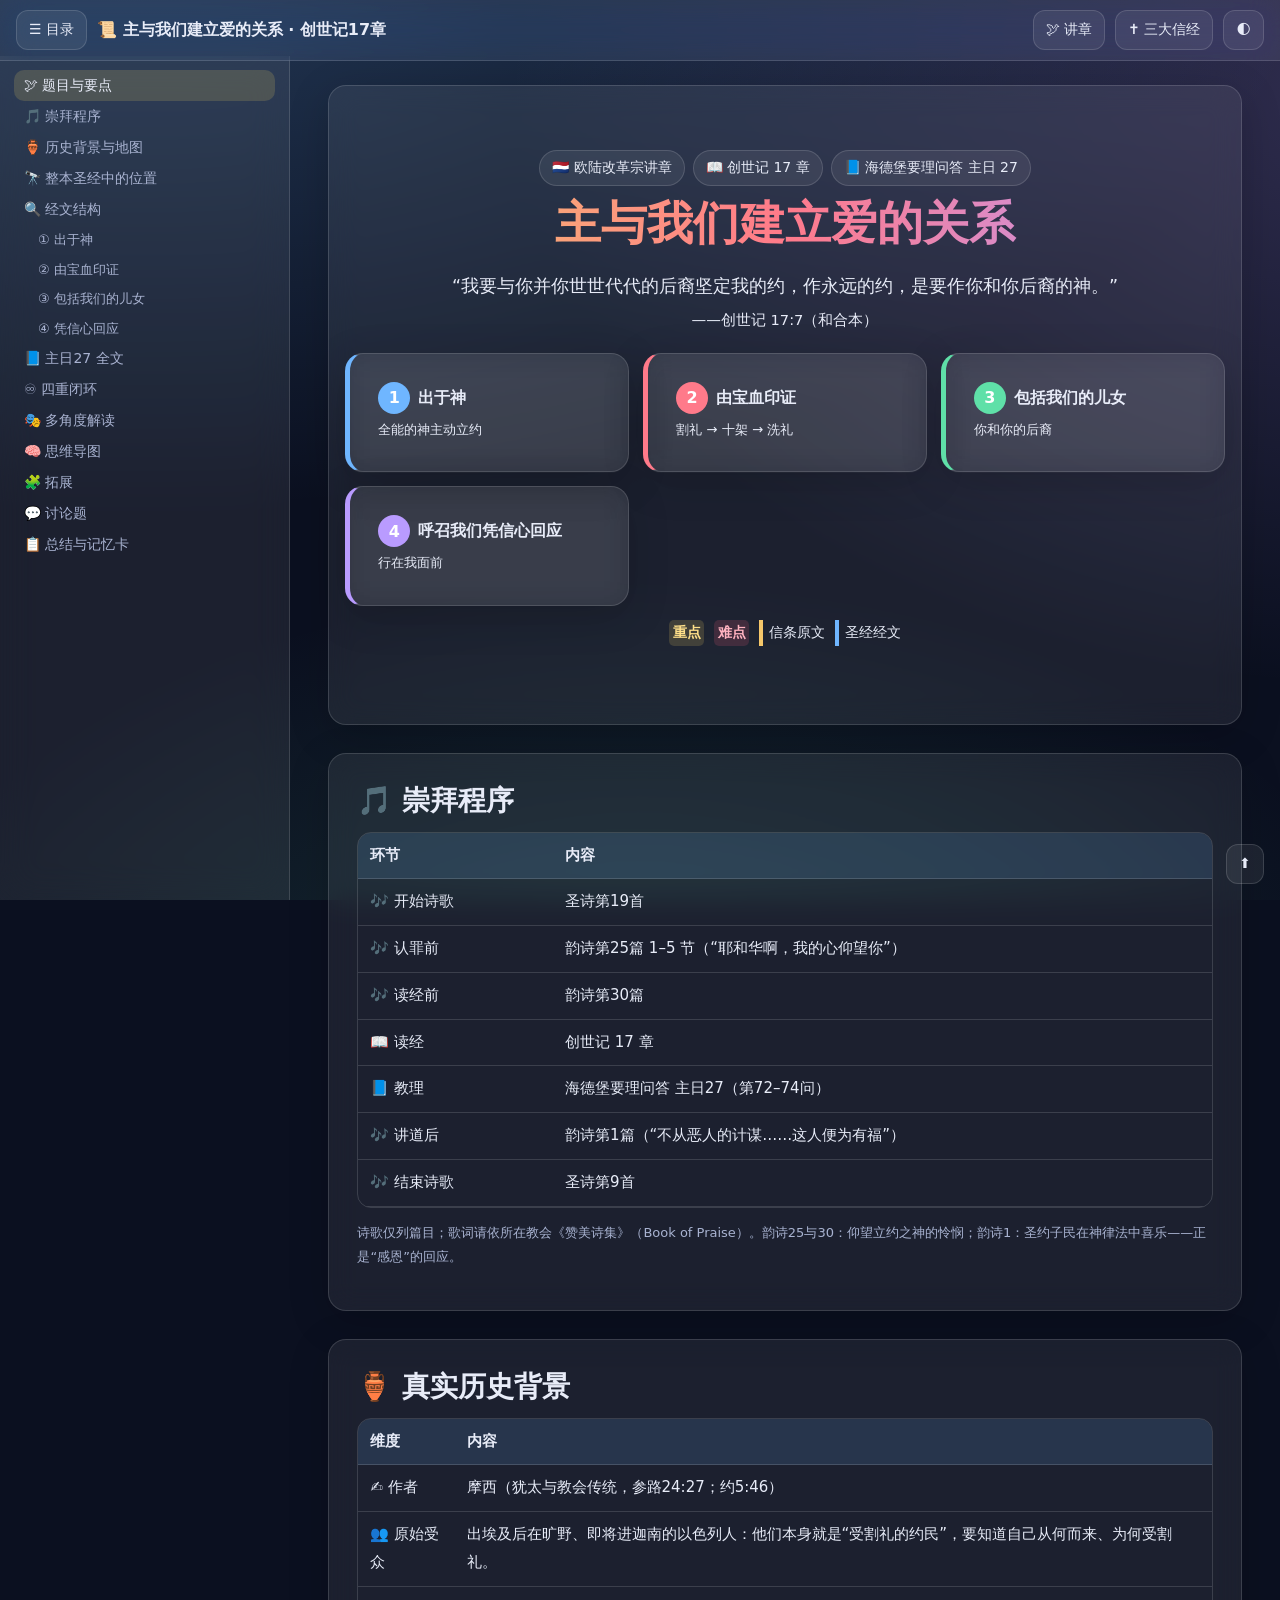
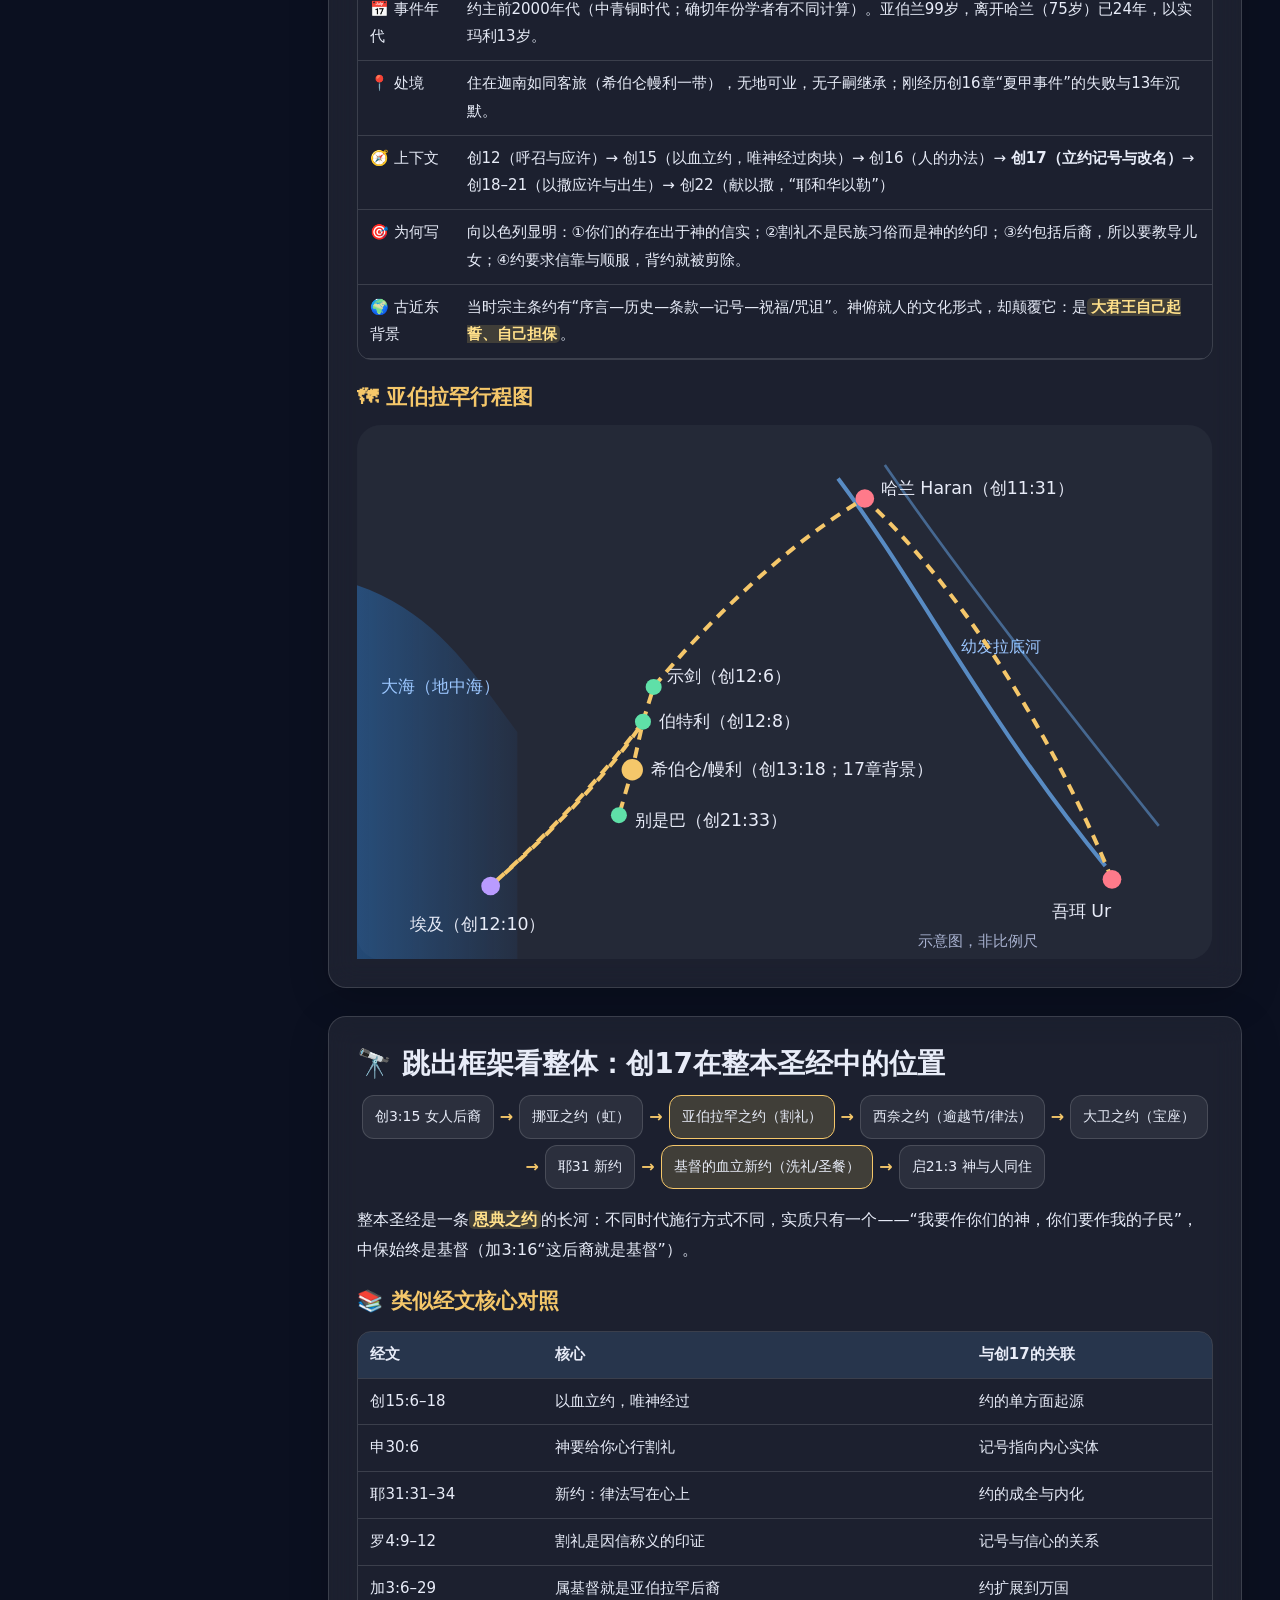
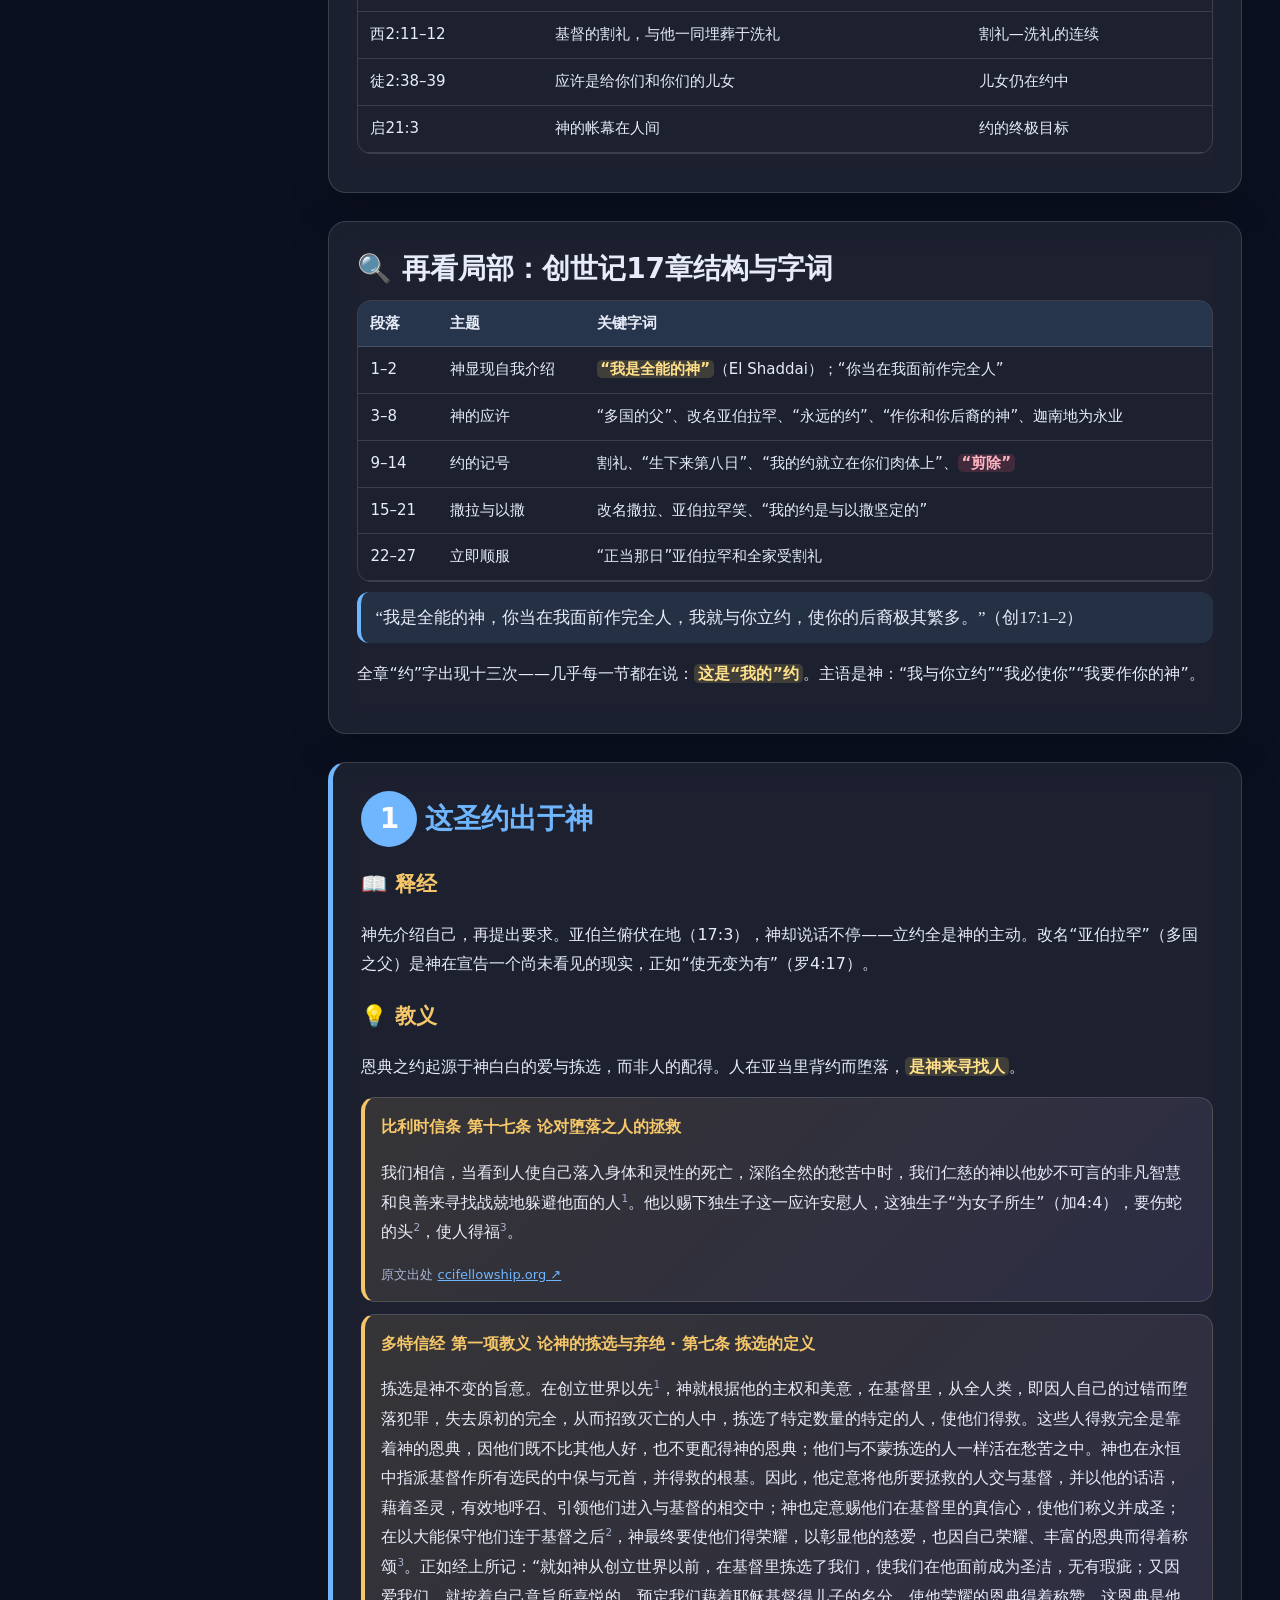
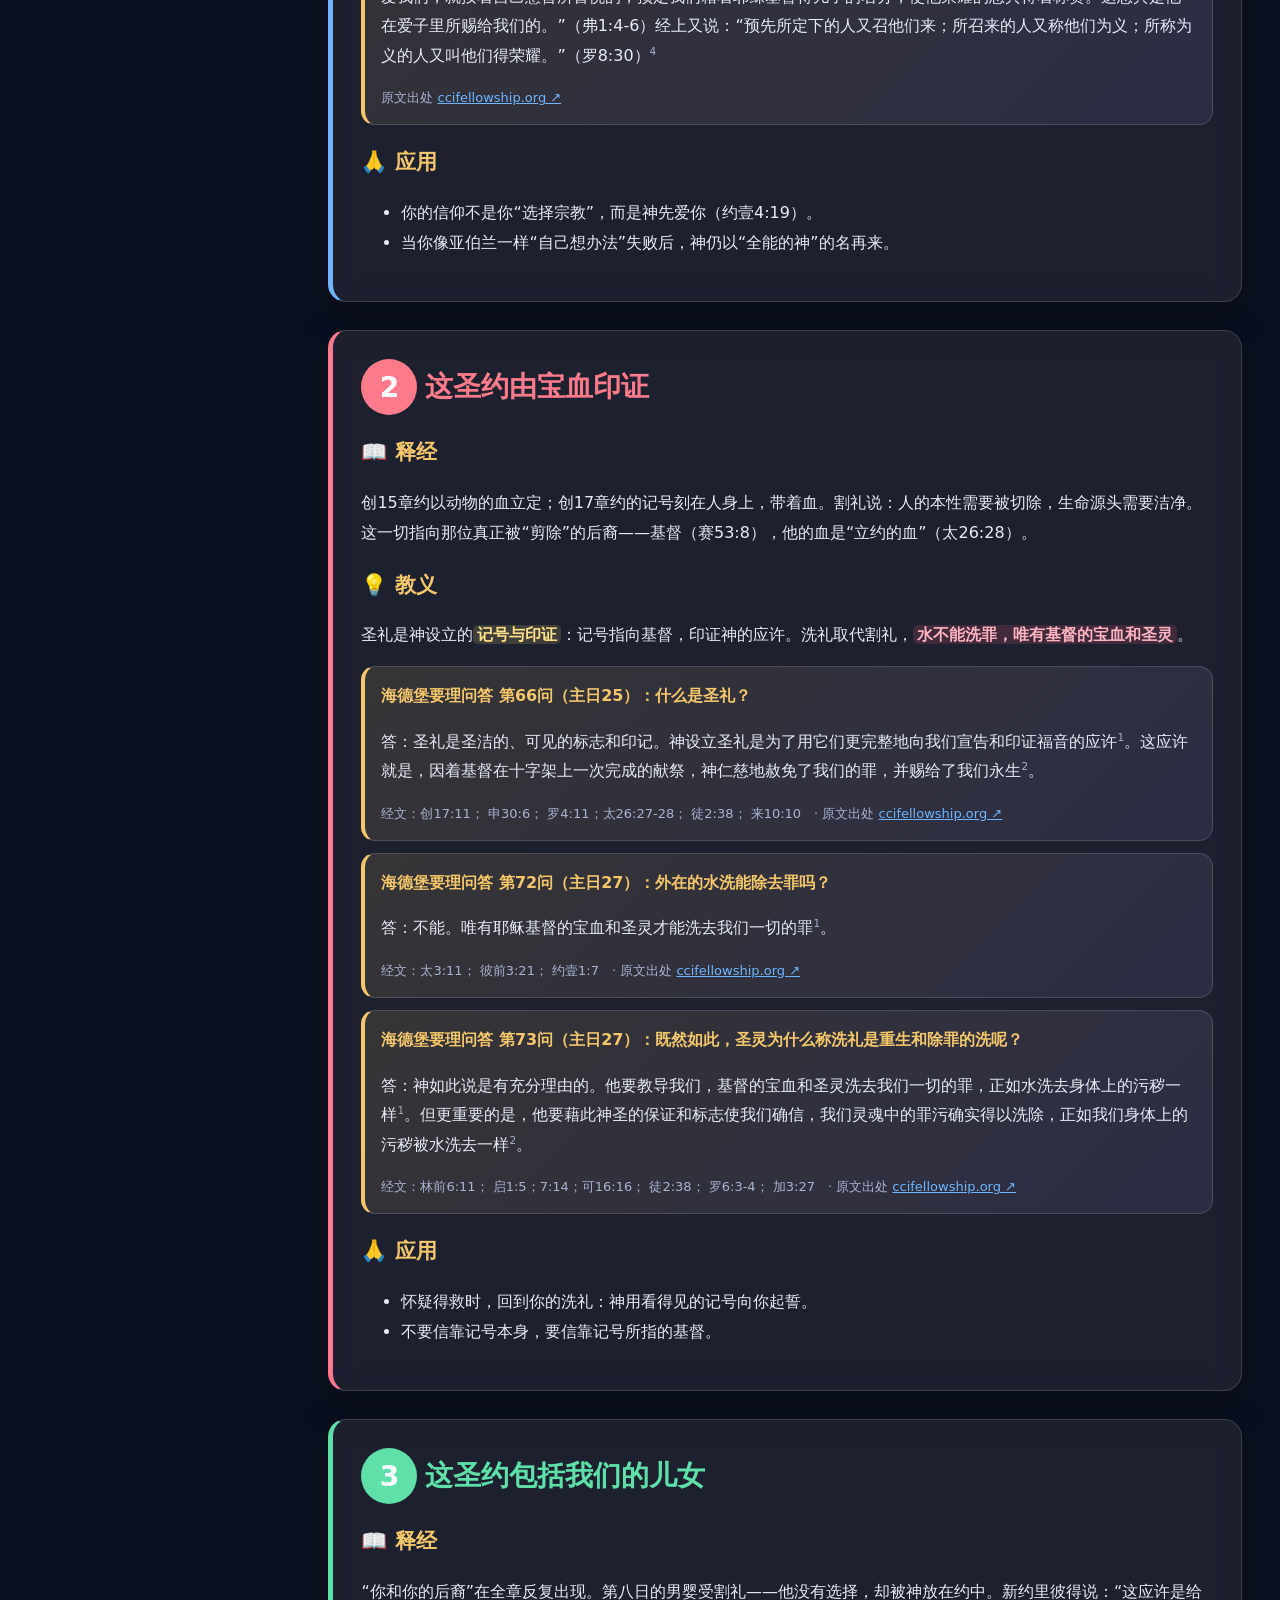
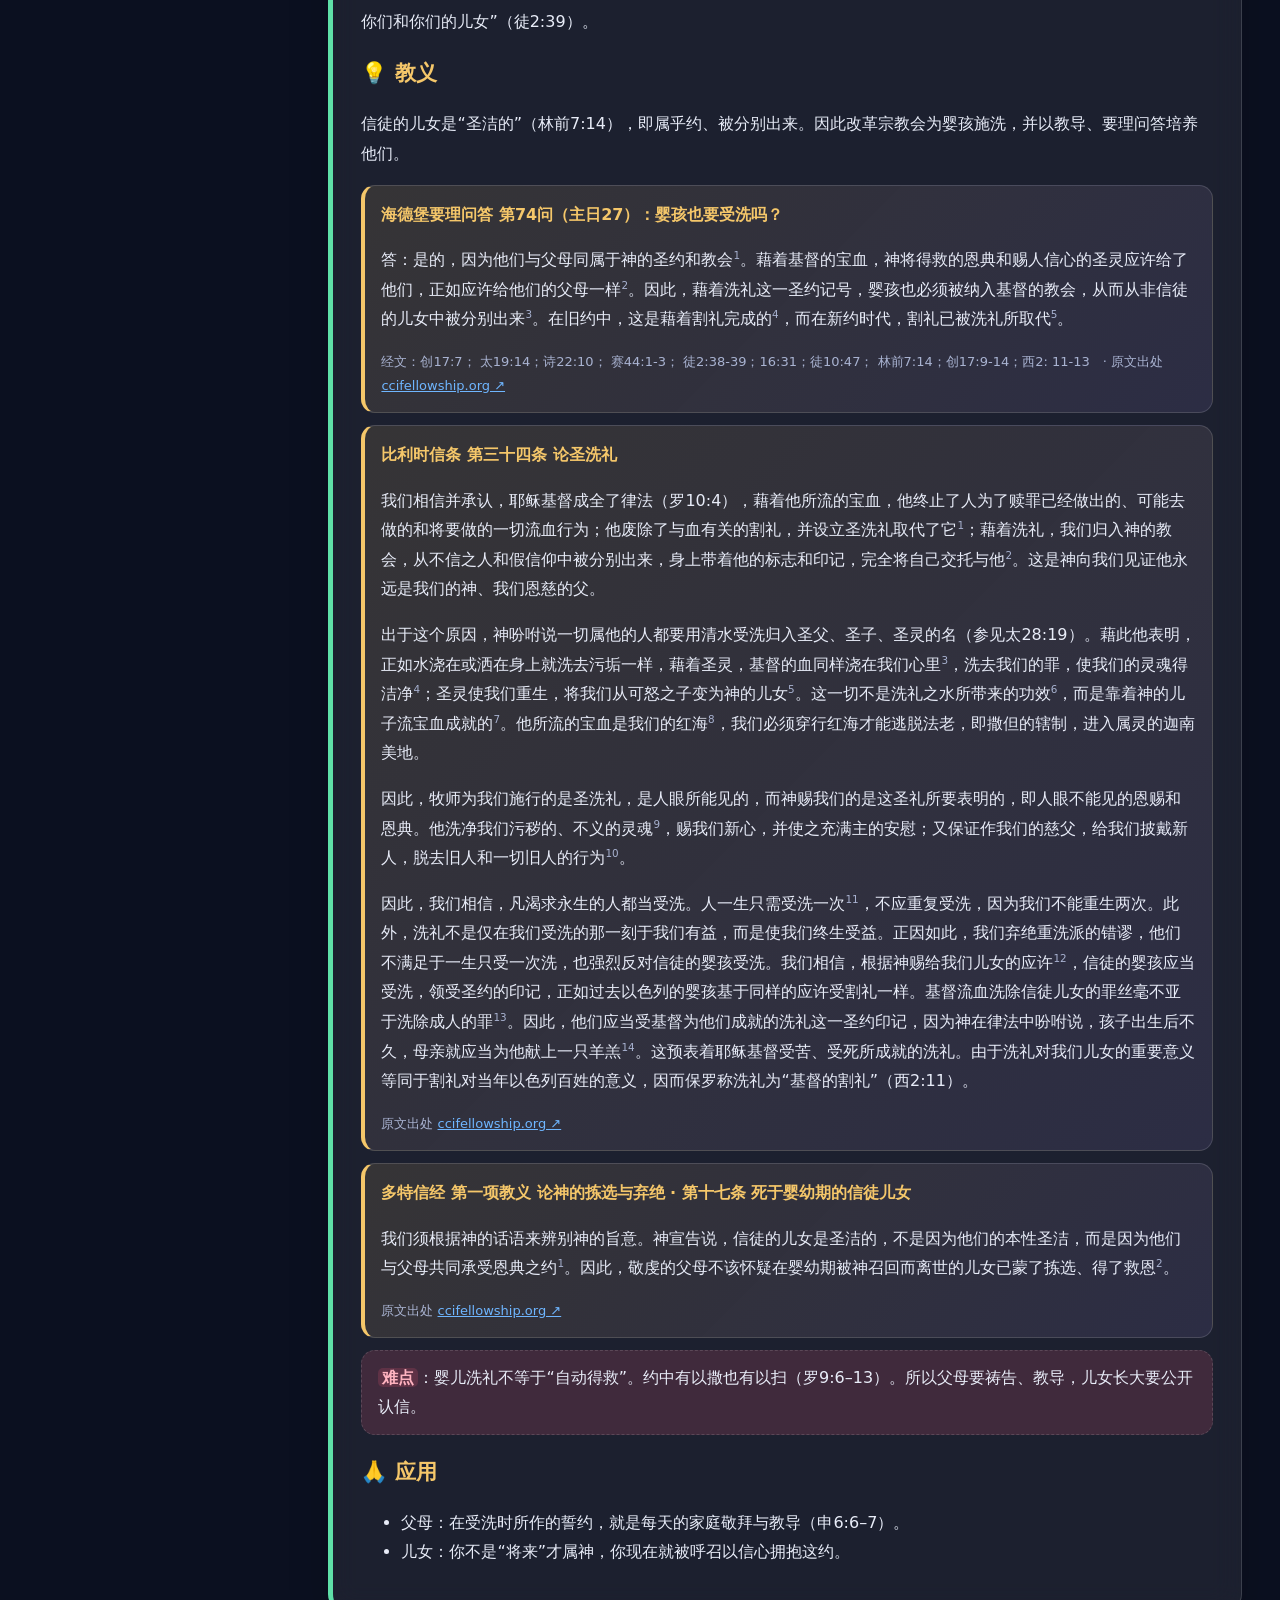
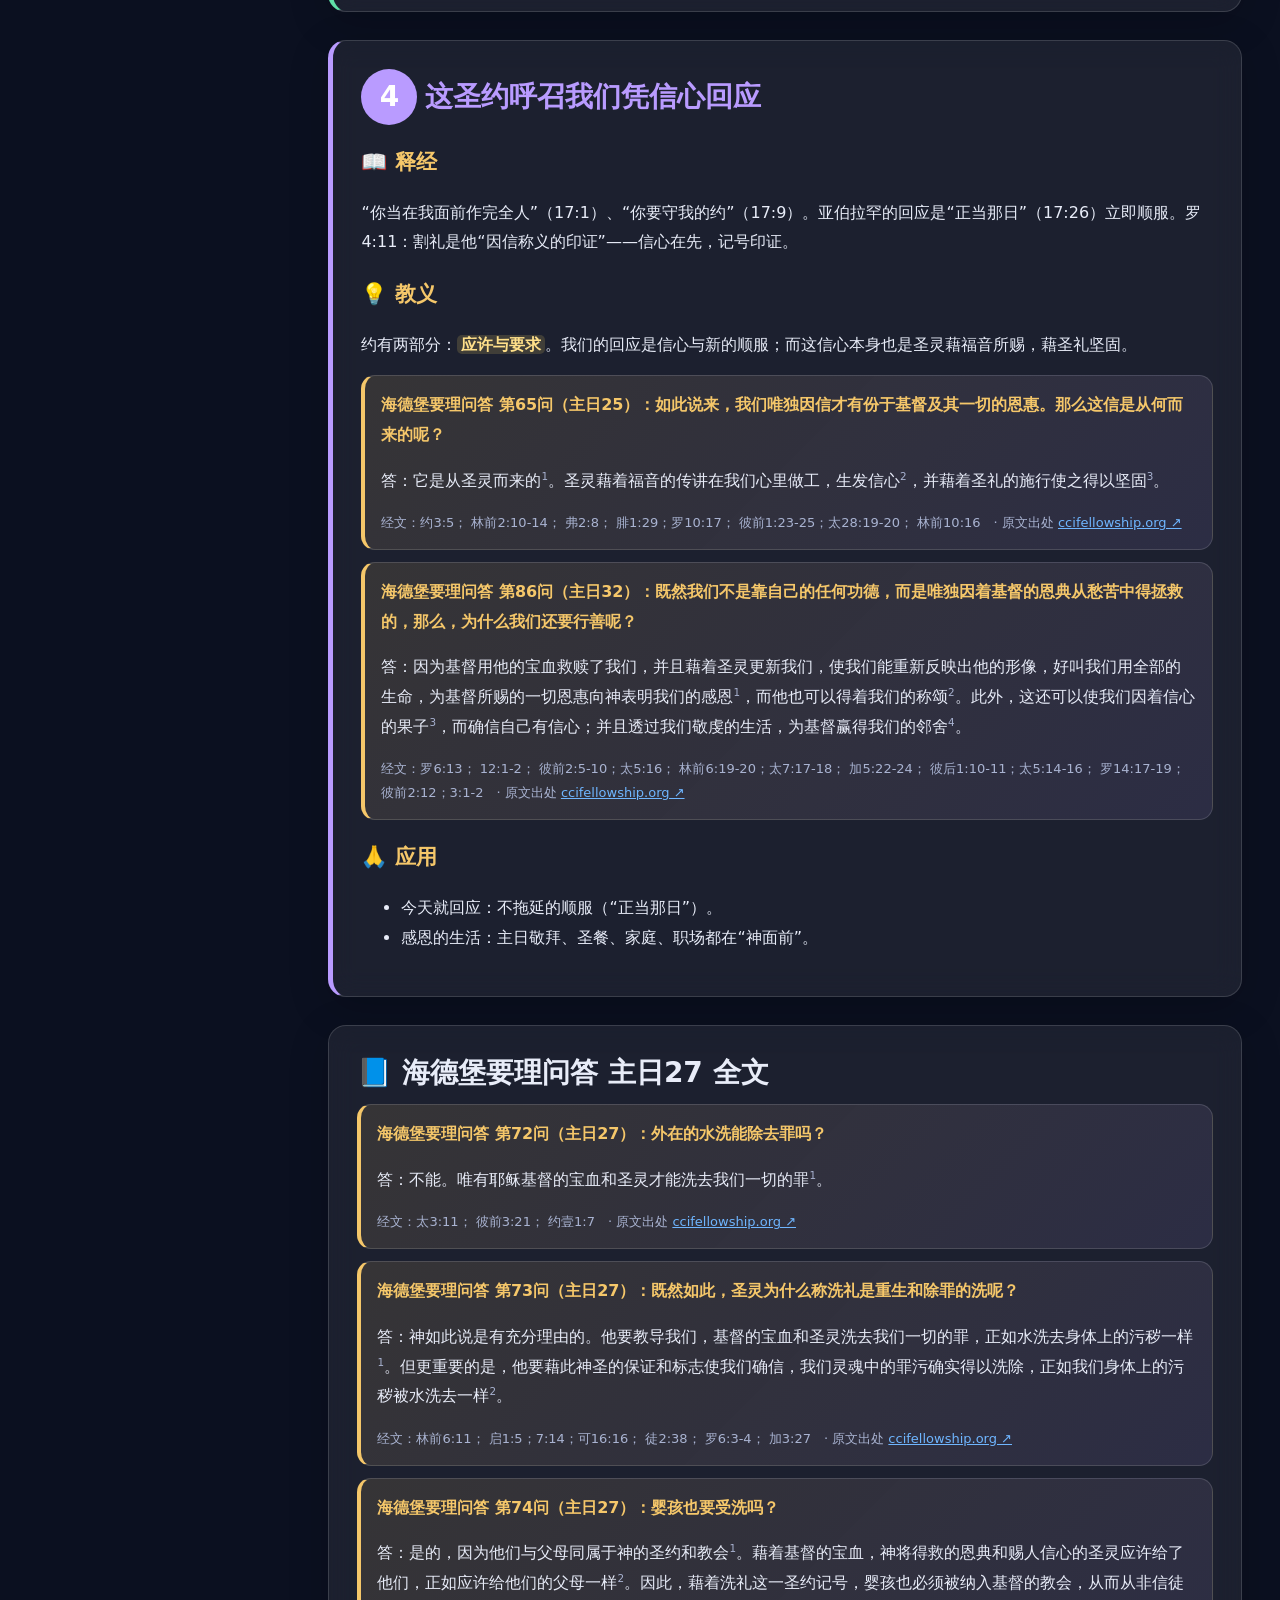
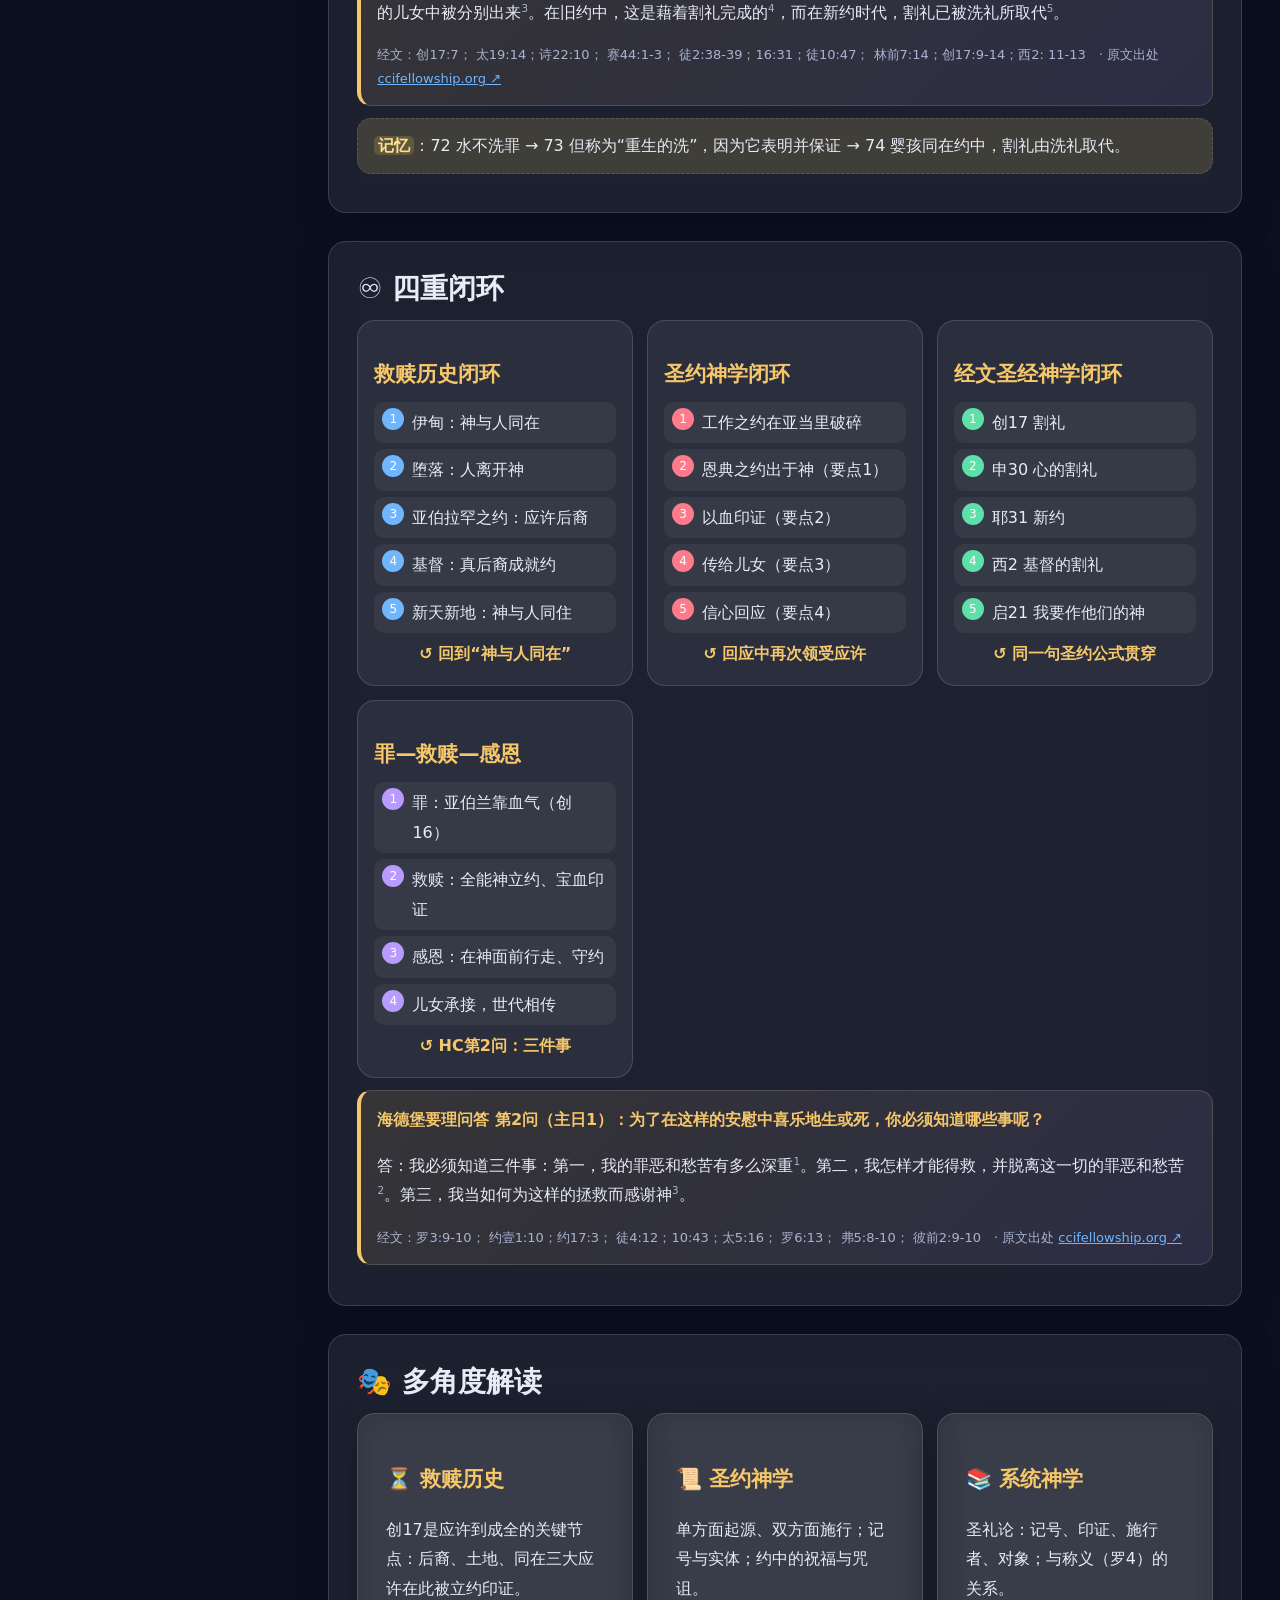
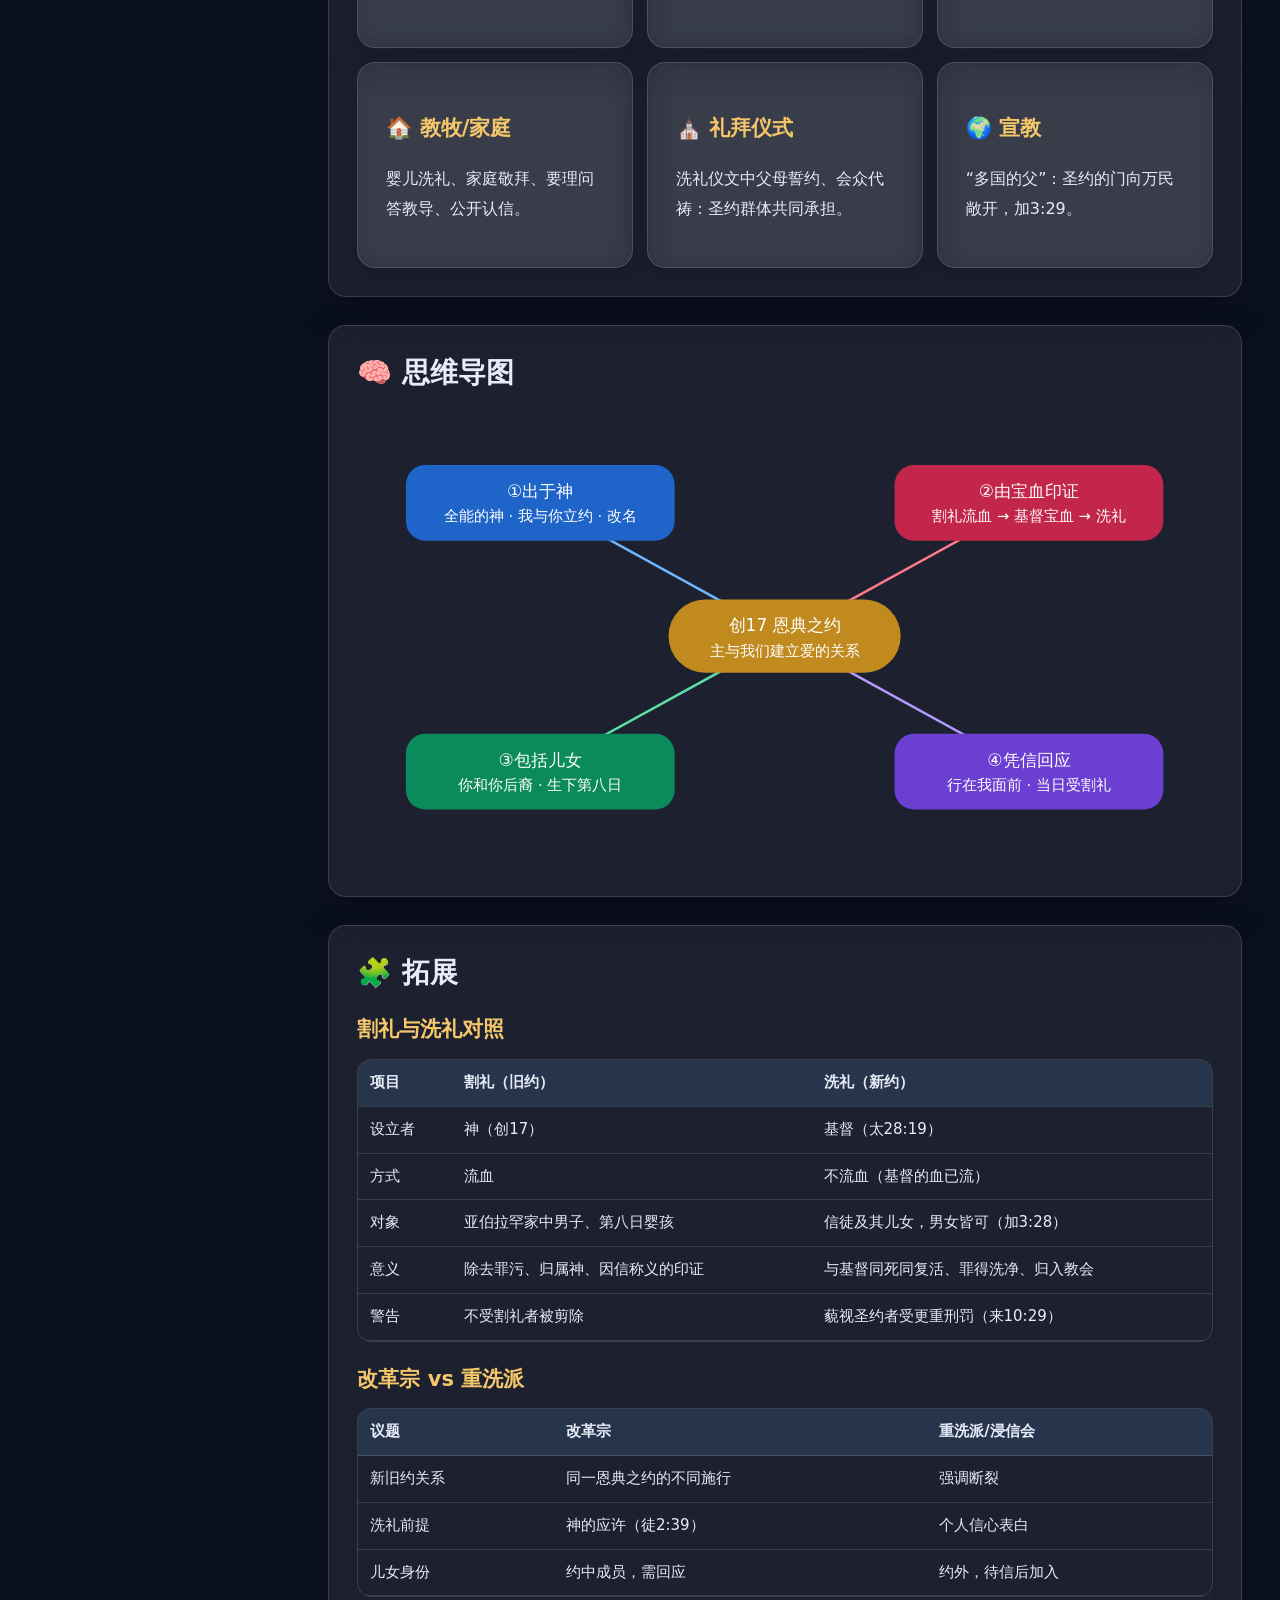
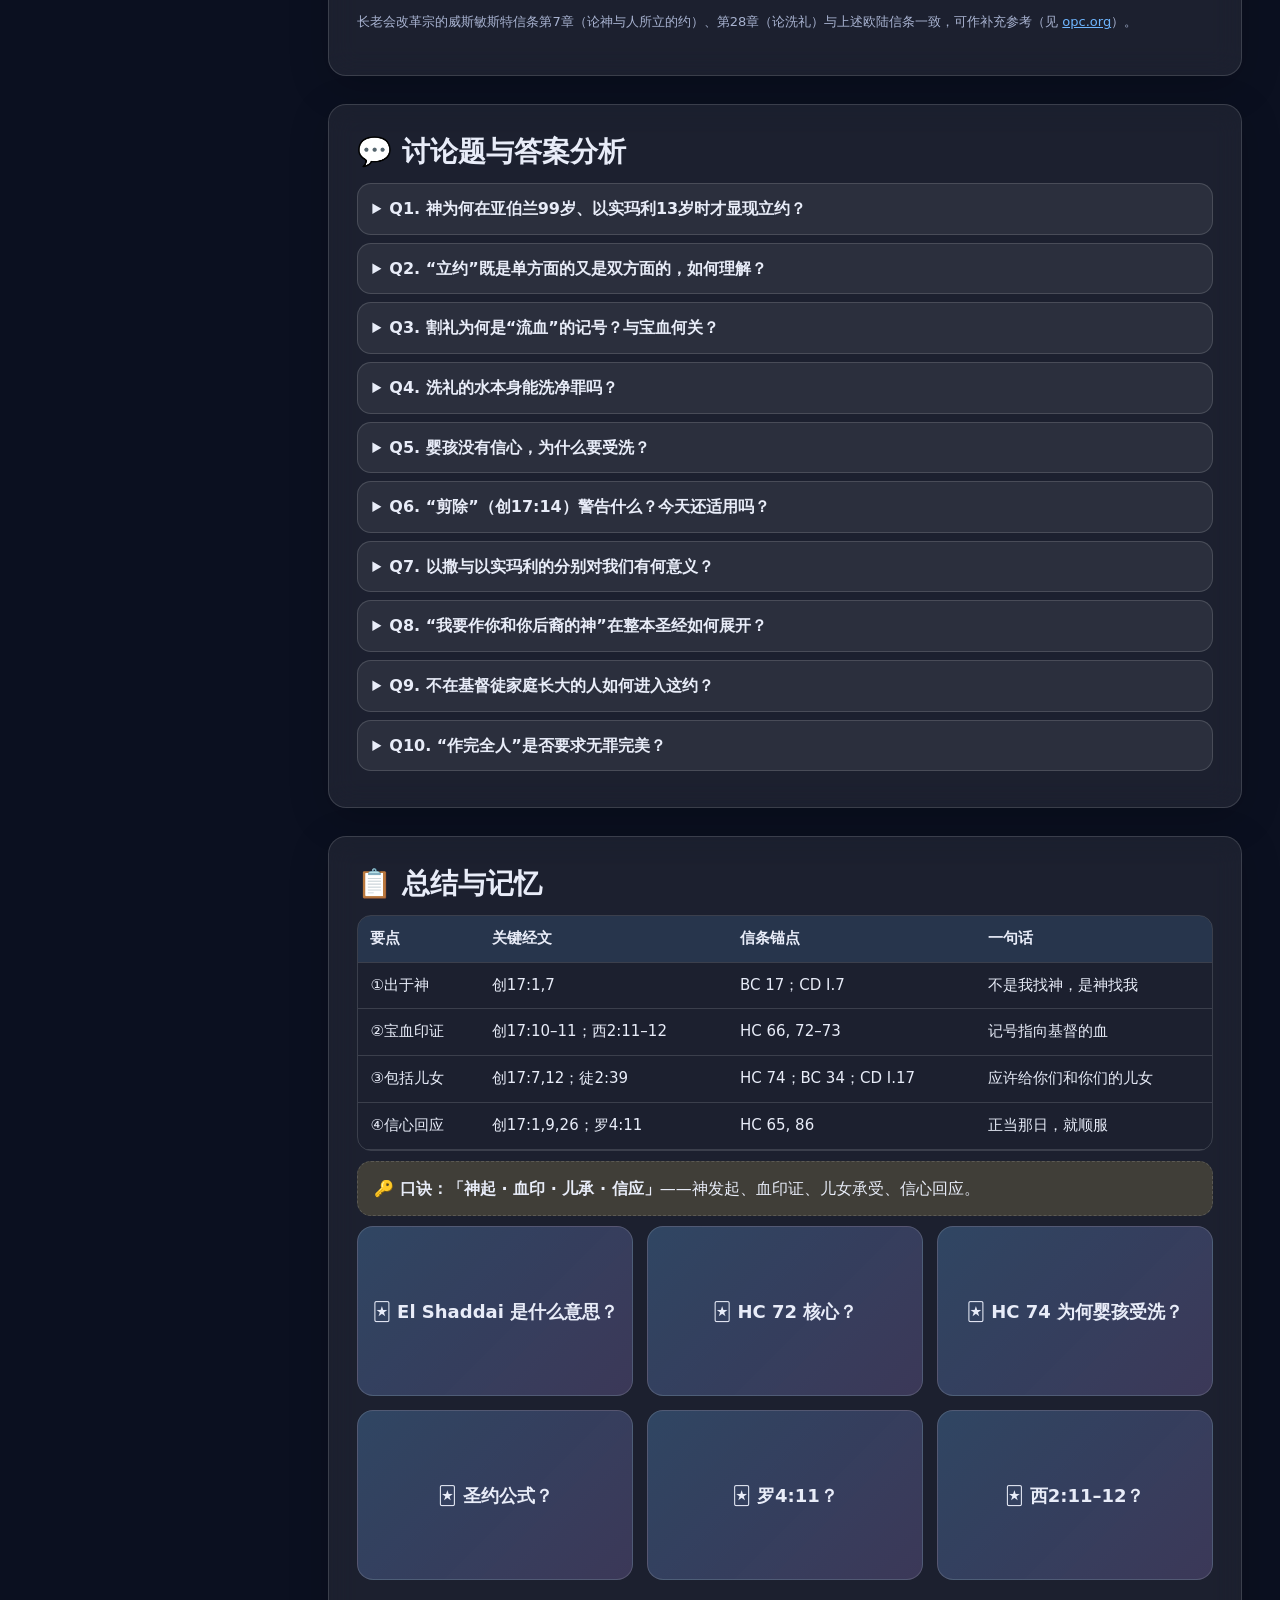
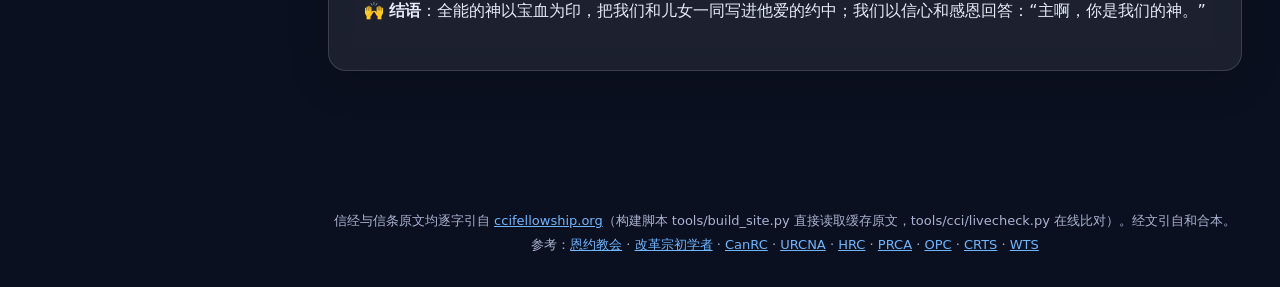
<file: index.html>
<!doctype html><html lang="zh-CN"><head><meta charset="utf-8">
<meta name="viewport" content="width=device-width,initial-scale=1"><title>主与我们建立爱的关系 · 创世记17章</title>
<meta name="description" content="欧陆改革宗讲章：创世记17章 · 海德堡要理问答主日27 · 主与我们建立爱的关系">
<link rel="stylesheet" href="assets/site.css"></head><body>
<div id="bar"></div>
<header class="top"><button class="btn" id="tocBtn" aria-label="显示或隐藏目录">☰ 目录</button>
<div class="t">📜 主与我们建立爱的关系 · 创世记17章</div>
<a class="btn" href="index.html">🕊 讲章</a><a class="btn" href="creeds.html">✝ 三大信经</a>
<button class="btn" id="themeBtn" aria-label="切换明暗主题">🌓</button></header>
<nav id="toc" aria-label="目录"><a href="#hero" class="">🕊 题目与要点</a><a href="#liturgy" class="">🎵 崇拜程序</a><a href="#bg" class="">🏺 历史背景与地图</a><a href="#whole" class="">🔭 整本圣经中的位置</a><a href="#text" class="">🔍 经文结构</a><a href="#p1" class="sub">① 出于神</a><a href="#p2" class="sub">② 由宝血印证</a><a href="#p3" class="sub">③ 包括我们的儿女</a><a href="#p4" class="sub">④ 凭信心回应</a><a href="#ld27" class="">📘 主日27 全文</a><a href="#loops" class="">♾ 四重闭环</a><a href="#views" class="">🎭 多角度解读</a><a href="#mind" class="">🧠 思维导图</a><a href="#ext" class="">🧩 拓展</a><a href="#qa" class="">💬 讨论题</a><a href="#sum" class="">📋 总结与记忆卡</a></nav>
<main>
<section id="hero" class="card hero"><div class="chips"><span class="chip">🇳🇱 欧陆改革宗讲章</span><span class="chip">📖 创世记 17 章</span><span class="chip">📘 海德堡要理问答 主日 27</span></div>
<h1>主与我们建立爱的关系</h1>
<p style="font-size:1.1em">“我要与你并你世世代代的后裔坚定我的约，作永远的约，是要作你和你后裔的神。”<br><small>——创世记 17:7（和合本）</small></p>
<div class="grid" style="text-align:left;margin-top:16px">
<div class="card pt p1"><span class="num">1</span><b>出于神</b><br><small>全能的神主动立约</small></div>
<div class="card pt p2"><span class="num">2</span><b>由宝血印证</b><br><small>割礼 → 十架 → 洗礼</small></div>
<div class="card pt p3"><span class="num">3</span><b>包括我们的儿女</b><br><small>你和你的后裔</small></div>
<div class="card pt p4"><span class="num">4</span><b>呼召我们凭信心回应</b><br><small>行在我面前</small></div></div>
<p class="legend" style="justify-content:center;margin-top:14px"><span class="key">重点</span><span class="hard">难点</span><span style="border-left:4px solid var(--gold);padding-left:6px">信条原文</span><span style="border-left:4px solid var(--blue);padding-left:6px">圣经经文</span></p></section>

<section id="liturgy" class="card"><h2>🎵 崇拜程序</h2><div class="tw"><table><tr><th>环节</th><th>内容</th></tr>
<tr><td>🎶 开始诗歌</td><td>圣诗第19首</td></tr><tr><td>🎶 认罪前</td><td>韵诗第25篇 1–5 节（“耶和华啊，我的心仰望你”）</td></tr>
<tr><td>🎶 读经前</td><td>韵诗第30篇</td></tr><tr><td>📖 读经</td><td>创世记 17 章</td></tr><tr><td>📘 教理</td><td>海德堡要理问答 主日27（第72–74问）</td></tr>
<tr><td>🎶 讲道后</td><td>韵诗第1篇（“不从恶人的计谋……这人便为有福”）</td></tr><tr><td>🎶 结束诗歌</td><td>圣诗第9首</td></tr></table></div>
<p style="font-size:13px;color:var(--mut)">诗歌仅列篇目；歌词请依所在教会《赞美诗集》（Book of Praise）。韵诗25与30：仰望立约之神的怜悯；韵诗1：圣约子民在神律法中喜乐——正是“感恩”的回应。</p></section>

<section id="bg" class="card"><h2>🏺 真实历史背景</h2><div class="tw"><table>
<tr><th>维度</th><th>内容</th></tr>
<tr><td>✍ 作者</td><td>摩西（犹太与教会传统，参路24:27；约5:46）</td></tr>
<tr><td>👥 原始受众</td><td>出埃及后在旷野、即将进迦南的以色列人：他们本身就是“受割礼的约民”，要知道自己从何而来、为何受割礼。</td></tr>
<tr><td>📅 事件年代</td><td>约主前2000年代（中青铜时代；确切年份学者有不同计算）。亚伯兰99岁，离开哈兰（75岁）已24年，以实玛利13岁。</td></tr>
<tr><td>📍 处境</td><td>住在迦南如同客旅（希伯仑幔利一带），无地可业，无子嗣继承；刚经历创16章“夏甲事件”的失败与13年沉默。</td></tr>
<tr><td>🧭 上下文</td><td>创12（呼召与应许）→ 创15（以血立约，唯神经过肉块）→ 创16（人的办法）→ <b>创17（立约记号与改名）</b>→ 创18–21（以撒应许与出生）→ 创22（献以撒，“耶和华以勒”）</td></tr>
<tr><td>🎯 为何写</td><td>向以色列显明：①你们的存在出于神的信实；②割礼不是民族习俗而是神的约印；③约包括后裔，所以要教导儿女；④约要求信靠与顺服，背约就被剪除。</td></tr>
<tr><td>🌍 古近东背景</td><td>当时宗主条约有“序言—历史—条款—记号—祝福/咒诅”。神俯就人的文化形式，却颠覆它：是<span class="key">大君王自己起誓、自己担保</span>。</td></tr></table></div>
<h3>🗺 亚伯拉罕行程图</h3><svg viewBox="0 0 640 400" role="img" aria-label="亚伯拉罕行程地图：吾珥→哈兰→示剑→伯特利→埃及→希伯仑→别是巴">
<defs><linearGradient id="sea" x1="0" x2="1"><stop offset="0" stop-color="#2b6cb0" stop-opacity=".55"/><stop offset="1" stop-color="#2b6cb0" stop-opacity=".1"/></linearGradient></defs>
<rect x="0" y="0" width="640" height="400" rx="18" fill="rgba(255,255,255,.04)"/>
<path d="M0 120 C60 140 90 190 120 230 L120 400 L0 400Z" fill="url(#sea)"/><text x="18" y="200" fill="#9cc7ff" font-size="13">大海（地中海）</text>
<path d="M360 40 C420 120 470 220 560 330" stroke="#6fb6ff" stroke-width="3" fill="none" opacity=".7"/><text x="452" y="170" fill="#9cc7ff" font-size="12">幼发拉底河</text>
<path d="M395 30 C450 110 520 200 600 300" stroke="#6fb6ff" stroke-width="2" fill="none" opacity=".45"/>
<path class="route" d="M565 340 C520 230 450 120 380 55 C320 90 260 150 222 196 L214 222 C190 260 140 310 100 345 C150 300 190 255 214 222 L206 258 L196 292" stroke="#f5c76a" stroke-width="3" fill="none"/>
<g font-size="13" fill="#e8ecf8">
<circle cx="565" cy="340" r="7" fill="#ff7a8a"/><text x="520" y="368">吾珥 Ur</text>
<circle cx="380" cy="55" r="7" fill="#ff7a8a"/><text x="392" y="52">哈兰 Haran（创11:31）</text>
<circle cx="222" cy="196" r="6" fill="#5fe0a8"/><text x="232" y="192">示剑（创12:6）</text>
<circle cx="214" cy="222" r="6" fill="#5fe0a8"/><text x="226" y="226">伯特利（创12:8）</text>
<circle cx="206" cy="258" r="8" fill="#f5c76a"/><text x="220" y="262">希伯仑/幔利（创13:18；17章背景）</text>
<circle cx="196" cy="292" r="6" fill="#5fe0a8"/><text x="208" y="300">别是巴（创21:33）</text>
<circle cx="100" cy="345" r="7" fill="#b99bff"/><text x="40" y="378">埃及（创12:10）</text></g>
<text x="420" y="390" font-size="11" fill="#a9b3d1">示意图，非比例尺</text></svg></section>

<section id="whole" class="card"><h2>🔭 跳出框架看整体：创17在整本圣经中的位置</h2>
<div class="flow"><span class="n">创3:15 女人后裔</span><span class="a">→</span><span class="n">挪亚之约（虹）</span><span class="a">→</span><span class="n hl">亚伯拉罕之约（割礼）</span><span class="a">→</span><span class="n">西奈之约（逾越节/律法）</span><span class="a">→</span><span class="n">大卫之约（宝座）</span><span class="a">→</span><span class="n">耶31 新约</span><span class="a">→</span><span class="n hl">基督的血立新约（洗礼/圣餐）</span><span class="a">→</span><span class="n">启21:3 神与人同住</span></div>
<p>整本圣经是一条<span class="key">恩典之约</span>的长河：不同时代施行方式不同，实质只有一个——“我要作你们的神，你们要作我的子民”，中保始终是基督（加3:16“这后裔就是基督”）。</p>
<h3>📚 类似经文核心对照</h3><div class="tw"><table><tr><th>经文</th><th>核心</th><th>与创17的关联</th></tr>
<tr><td>创15:6–18</td><td>以血立约，唯神经过</td><td>约的单方面起源</td></tr>
<tr><td>申30:6</td><td>神要给你心行割礼</td><td>记号指向内心实体</td></tr>
<tr><td>耶31:31–34</td><td>新约：律法写在心上</td><td>约的成全与内化</td></tr>
<tr><td>罗4:9–12</td><td>割礼是因信称义的印证</td><td>记号与信心的关系</td></tr>
<tr><td>加3:6–29</td><td>属基督就是亚伯拉罕后裔</td><td>约扩展到万国</td></tr>
<tr><td>西2:11–12</td><td>基督的割礼，与他一同埋葬于洗礼</td><td>割礼—洗礼的连续</td></tr>
<tr><td>徒2:38–39</td><td>应许是给你们和你们的儿女</td><td>儿女仍在约中</td></tr>
<tr><td>启21:3</td><td>神的帐幕在人间</td><td>约的终极目标</td></tr></table></div></section>

<section id="text" class="card"><h2>🔍 再看局部：创世记17章结构与字词</h2><div class="tw"><table>
<tr><th>段落</th><th>主题</th><th>关键字词</th></tr>
<tr><td>1–2</td><td>神显现自我介绍</td><td><span class="key">“我是全能的神”</span>（El Shaddai）；“你当在我面前作完全人”</td></tr>
<tr><td>3–8</td><td>神的应许</td><td>“多国的父”、改名亚伯拉罕、“永远的约”、“作你和你后裔的神”、迦南地为永业</td></tr>
<tr><td>9–14</td><td>约的记号</td><td>割礼、“生下来第八日”、“我的约就立在你们肉体上”、<span class="hard">“剪除”</span></td></tr>
<tr><td>15–21</td><td>撒拉与以撒</td><td>改名撒拉、亚伯拉罕笑、“我的约是与以撒坚定的”</td></tr>
<tr><td>22–27</td><td>立即顺服</td><td>“正当那日”亚伯拉罕和全家受割礼</td></tr></table></div>
<div class="bible">“我是全能的神，你当在我面前作完全人，我就与你立约，使你的后裔极其繁多。”（创17:1–2）</div>
<p>全章“约”字出现十三次——几乎每一节都在说：<span class="key">这是“我的”约</span>。主语是神：“我与你立约”“我必使你”“我要作你的神”。</p></section>

<section id="p1" class="card pt p1"><h2><span class="num">1</span>这圣约出于神</h2>
<h3>📖 释经</h3><p>神先介绍自己，再提出要求。亚伯兰俯伏在地（17:3），神却说话不停——立约全是神的主动。改名“亚伯拉罕”（多国之父）是神在宣告一个尚未看见的现实，正如“使无变为有”（罗4:17）。</p>
<h3>💡 教义</h3><p>恩典之约起源于神白白的爱与拣选，而非人的配得。人在亚当里背约而堕落，<span class="key">是神来寻找人</span>。</p>
<blockquote class="cq" data-src="bc:17"><div class="qq">比利时信条 第十七条 论对堕落之人的拯救</div><p>我们相信，当看到人使自己落入身体和灵性的死亡，深陷全然的愁苦中时，我们仁慈的神以他妙不可言的非凡智慧和良善来寻找战兢地躲避他面的人<sup>1</sup>。他以赐下独生子这一应许安慰人，这独生子“为女子所生”（加4:4），要伤蛇的头<sup>2</sup>，使人得福<sup>3</sup>。</p><div class="src">原文出处 <a href="https://ccifellowship.org/books/book-of-praise/confessions/the-belgic-confession/17" target="_blank" rel="noopener">ccifellowship.org ↗</a></div></blockquote><blockquote class="cq" data-src="cd:section1:7"><div class="qq">多特信经 第一项教义 论神的拣选与弃绝 · 第七条 拣选的定义</div><p>拣选是神不变的旨意。在创立世界以先<sup>1</sup>，神就根据他的主权和美意，在基督里，从全人类，即因人自己的过错而堕落犯罪，失去原初的完全，从而招致灭亡的人中，拣选了特定数量的特定的人，使他们得救。这些人得救完全是靠着神的恩典，因他们既不比其他人好，也不更配得神的恩典；他们与不蒙拣选的人一样活在愁苦之中。神也在永恒中指派基督作所有选民的中保与元首，并得救的根基。因此，他定意将他所要拯救的人交与基督，并以他的话语，藉着圣灵，有效地呼召、引领他们进入与基督的相交中；神也定意赐他们在基督里的真信心，使他们称义并成圣；在以大能保守他们连于基督之后<sup>2</sup>，神最终要使他们得荣耀，以彰显他的慈爱，也因自己荣耀、丰富的恩典而得着称颂<sup>3</sup>。正如经上所记：“就如神从创立世界以前，在基督里拣选了我们，使我们在他面前成为圣洁，无有瑕疵；又因爱我们，就按着自己意旨所喜悦的，预定我们藉着耶稣基督得儿子的名分，使他荣耀的恩典得着称赞。这恩典是他在爱子里所赐给我们的。”（弗1:4-6）经上又说：“预先所定下的人又召他们来；所召来的人又称他们为义；所称为义的人又叫他们得荣耀。”（罗8:30）<sup>4</sup></p><div class="src">原文出处 <a href="https://ccifellowship.org/books/book-of-praise/confessions/canons-of-dort/section1/7" target="_blank" rel="noopener">ccifellowship.org ↗</a></div></blockquote>
<h3>🙏 应用</h3><ul><li>你的信仰不是你“选择宗教”，而是神先爱你（约壹4:19）。</li><li>当你像亚伯兰一样“自己想办法”失败后，神仍以“全能的神”的名再来。</li></ul></section>

<section id="p2" class="card pt p2"><h2><span class="num">2</span>这圣约由宝血印证</h2>
<h3>📖 释经</h3><p>创15章约以动物的血立定；创17章约的记号刻在人身上，带着血。割礼说：人的本性需要被切除，生命源头需要洁净。这一切指向那位真正被“剪除”的后裔——基督（赛53:8），他的血是“立约的血”（太26:28）。</p>
<h3>💡 教义</h3><p>圣礼是神设立的<span class="key">记号与印证</span>：记号指向基督，印证神的应许。洗礼取代割礼，<span class="hard">水不能洗罪，唯有基督的宝血和圣灵</span>。</p>
<blockquote class="cq" data-src="hc:66"><div class="qq">海德堡要理问答 第66问（主日25）：什么是圣礼？</div><p>答：圣礼是圣洁的、可见的标志和印记。神设立圣礼是为了用它们更完整地向我们宣告和印证福音的应许<sup>1</sup>。这应许就是，因着基督在十字架上一次完成的献祭，神仁慈地赦免了我们的罪，并赐给了我们永生<sup>2</sup>。</p><div class="src">经文：创17:11； 申30:6； 罗4:11；太26:27-28； 徒2:38； 来10:10　· 原文出处 <a href="https://ccifellowship.org/books/book-of-praise/confessions/heidelberg-catechism/section2/part4/lord-day-25" target="_blank" rel="noopener">ccifellowship.org ↗</a></div></blockquote><blockquote class="cq" data-src="hc:72"><div class="qq">海德堡要理问答 第72问（主日27）：外在的水洗能除去罪吗？</div><p>答：不能。唯有耶稣基督的宝血和圣灵才能洗去我们一切的罪<sup>1</sup>。</p><div class="src">经文：太3:11； 彼前3:21； 约壹1:7　· 原文出处 <a href="https://ccifellowship.org/books/book-of-praise/confessions/heidelberg-catechism/section2/part5/lord-day-27" target="_blank" rel="noopener">ccifellowship.org ↗</a></div></blockquote><blockquote class="cq" data-src="hc:73"><div class="qq">海德堡要理问答 第73问（主日27）：既然如此，圣灵为什么称洗礼是重生和除罪的洗呢？</div><p>答：神如此说是有充分理由的。他要教导我们，基督的宝血和圣灵洗去我们一切的罪，正如水洗去身体上的污秽一样<sup>1</sup>。但更重要的是，他要藉此神圣的保证和标志使我们确信，我们灵魂中的罪污确实得以洗除，正如我们身体上的污秽被水洗去一样<sup>2</sup>。</p><div class="src">经文：林前6:11； 启1:5；7:14；可16:16； 徒2:38； 罗6:3-4； 加3:27　· 原文出处 <a href="https://ccifellowship.org/books/book-of-praise/confessions/heidelberg-catechism/section2/part5/lord-day-27" target="_blank" rel="noopener">ccifellowship.org ↗</a></div></blockquote>
<h3>🙏 应用</h3><ul><li>怀疑得救时，回到你的洗礼：神用看得见的记号向你起誓。</li><li>不要信靠记号本身，要信靠记号所指的基督。</li></ul></section>

<section id="p3" class="card pt p3"><h2><span class="num">3</span>这圣约包括我们的儿女</h2>
<h3>📖 释经</h3><p>“你和你的后裔”在全章反复出现。第八日的男婴受割礼——他没有选择，却被神放在约中。新约里彼得说：“这应许是给你们和你们的儿女”（徒2:39）。</p>
<h3>💡 教义</h3><p>信徒的儿女是“圣洁的”（林前7:14），即属乎约、被分别出来。因此改革宗教会为婴孩施洗，并以教导、要理问答培养他们。</p>
<blockquote class="cq" data-src="hc:74"><div class="qq">海德堡要理问答 第74问（主日27）：婴孩也要受洗吗？</div><p>答：是的，因为他们与父母同属于神的圣约和教会<sup>1</sup>。藉着基督的宝血，神将得救的恩典和赐人信心的圣灵应许给了他们，正如应许给他们的父母一样<sup>2</sup>。因此，藉着洗礼这一圣约记号，婴孩也必须被纳入基督的教会，从而从非信徒的儿女中被分别出来<sup>3</sup>。在旧约中，这是藉着割礼完成的<sup>4</sup>，而在新约时代，割礼已被洗礼所取代<sup>5</sup>。</p><div class="src">经文：创17:7； 太19:14；诗22:10； 赛44:1-3； 徒2:38-39；16:31；徒10:47； 林前7:14；创17:9-14；西2: 11-13　· 原文出处 <a href="https://ccifellowship.org/books/book-of-praise/confessions/heidelberg-catechism/section2/part5/lord-day-27" target="_blank" rel="noopener">ccifellowship.org ↗</a></div></blockquote><blockquote class="cq" data-src="bc:34"><div class="qq">比利时信条 第三十四条 论圣洗礼</div><p>我们相信并承认，耶稣基督成全了律法（罗10:4），藉着他所流的宝血，他终止了人为了赎罪已经做出的、可能去做的和将要做的一切流血行为；他废除了与血有关的割礼，并设立圣洗礼取代了它<sup>1</sup>；藉着洗礼，我们归入神的教会，从不信之人和假信仰中被分别出来，身上带着他的标志和印记，完全将自己交托与他<sup>2</sup>。这是神向我们见证他永远是我们的神、我们恩慈的父。</p><p>出于这个原因，神吩咐说一切属他的人都要用清水受洗归入圣父、圣子、圣灵的名（参见太28:19）。藉此他表明，正如水浇在或洒在身上就洗去污垢一样，藉着圣灵，基督的血同样浇在我们心里<sup>3</sup>，洗去我们的罪，使我们的灵魂得洁净<sup>4</sup>；圣灵使我们重生，将我们从可怒之子变为神的儿女<sup>5</sup>。这一切不是洗礼之水所带来的功效<sup>6</sup>，而是靠着神的儿子流宝血成就的<sup>7</sup>。他所流的宝血是我们的红海<sup>8</sup>，我们必须穿行红海才能逃脱法老，即撒但的辖制，进入属灵的迦南美地。</p><p>因此，牧师为我们施行的是圣洗礼，是人眼所能见的，而神赐我们的是这圣礼所要表明的，即人眼不能见的恩赐和恩典。他洗净我们污秽的、不义的灵魂<sup>9</sup>，赐我们新心，并使之充满主的安慰；又保证作我们的慈父，给我们披戴新人，脱去旧人和一切旧人的行为<sup>10</sup>。</p><p>因此，我们相信，凡渴求永生的人都当受洗。人一生只需受洗一次<sup>11</sup>，不应重复受洗，因为我们不能重生两次。此外，洗礼不是仅在我们受洗的那一刻于我们有益，而是使我们终生受益。正因如此，我们弃绝重洗派的错谬，他们不满足于一生只受一次洗，也强烈反对信徒的婴孩受洗。我们相信，根据神赐给我们儿女的应许<sup>12</sup>，信徒的婴孩应当受洗，领受圣约的印记，正如过去以色列的婴孩基于同样的应许受割礼一样。基督流血洗除信徒儿女的罪丝毫不亚于洗除成人的罪<sup>13</sup>。因此，他们应当受基督为他们成就的洗礼这一圣约印记，因为神在律法中吩咐说，孩子出生后不久，母亲就应当为他献上一只羊羔<sup>14</sup>。这预表着耶稣基督受苦、受死所成就的洗礼。由于洗礼对我们儿女的重要意义等同于割礼对当年以色列百姓的意义，因而保罗称洗礼为“基督的割礼”（西2:11）。</p><div class="src">原文出处 <a href="https://ccifellowship.org/books/book-of-praise/confessions/the-belgic-confession/34" target="_blank" rel="noopener">ccifellowship.org ↗</a></div></blockquote><blockquote class="cq" data-src="cd:section1:17"><div class="qq">多特信经 第一项教义 论神的拣选与弃绝 · 第十七条 死于婴幼期的信徒儿女</div><p>我们须根据神的话语来辨别神的旨意。神宣告说，信徒的儿女是圣洁的，不是因为他们的本性圣洁，而是因为他们与父母共同承受恩典之约<sup>1</sup>。因此，敬虔的父母不该怀疑在婴幼期被神召回而离世的儿女已蒙了拣选、得了救恩<sup>2</sup>。</p><div class="src">原文出处 <a href="https://ccifellowship.org/books/book-of-praise/confessions/canons-of-dort/section1/17" target="_blank" rel="noopener">ccifellowship.org ↗</a></div></blockquote>
<div class="box h"><b class="hard">难点</b>：婴儿洗礼不等于“自动得救”。约中有以撒也有以扫（罗9:6–13）。所以父母要祷告、教导，儿女长大要公开认信。</div>
<h3>🙏 应用</h3><ul><li>父母：在受洗时所作的誓约，就是每天的家庭敬拜与教导（申6:6–7）。</li><li>儿女：你不是“将来”才属神，你现在就被呼召以信心拥抱这约。</li></ul></section>

<section id="p4" class="card pt p4"><h2><span class="num">4</span>这圣约呼召我们凭信心回应</h2>
<h3>📖 释经</h3><p>“你当在我面前作完全人”（17:1）、“你要守我的约”（17:9）。亚伯拉罕的回应是“正当那日”（17:26）立即顺服。罗4:11：割礼是他“因信称义的印证”——信心在先，记号印证。</p>
<h3>💡 教义</h3><p>约有两部分：<span class="key">应许与要求</span>。我们的回应是信心与新的顺服；而这信心本身也是圣灵藉福音所赐，藉圣礼坚固。</p>
<blockquote class="cq" data-src="hc:65"><div class="qq">海德堡要理问答 第65问（主日25）：如此说来，我们唯独因信才有份于基督及其一切的恩惠。那么这信是从何而来的呢？</div><p>答：它是从圣灵而来的<sup>1</sup>。圣灵藉着福音的传讲在我们心里做工，生发信心<sup>2</sup>，并藉着圣礼的施行使之得以坚固<sup>3</sup>。</p><div class="src">经文：约3:5； 林前2:10-14； 弗2:8； 腓1:29；罗10:17； 彼前1:23-25；太28:19-20； 林前10:16　· 原文出处 <a href="https://ccifellowship.org/books/book-of-praise/confessions/heidelberg-catechism/section2/part4/lord-day-25" target="_blank" rel="noopener">ccifellowship.org ↗</a></div></blockquote><blockquote class="cq" data-src="hc:86"><div class="qq">海德堡要理问答 第86问（主日32）：既然我们不是靠自己的任何功德，而是唯独因着基督的恩典从愁苦中得拯救的，那么，为什么我们还要行善呢？</div><p>答：因为基督用他的宝血救赎了我们，并且藉着圣灵更新我们，使我们能重新反映出他的形像，好叫我们用全部的生命，为基督所赐的一切恩惠向神表明我们的感恩<sup>1</sup>，而他也可以得着我们的称颂<sup>2</sup>。此外，这还可以使我们因着信心的果子<sup>3</sup>，而确信自己有信心；并且透过我们敬虔的生活，为基督赢得我们的邻舍<sup>4</sup>。</p><div class="src">经文：罗6:13； 12:1-2； 彼前2:5-10；太5:16； 林前6:19-20；太7:17-18； 加5:22-24； 彼后1:10-11；太5:14-16； 罗14:17-19； 彼前2:12；3:1-2　· 原文出处 <a href="https://ccifellowship.org/books/book-of-praise/confessions/heidelberg-catechism/section3/lord-day-32" target="_blank" rel="noopener">ccifellowship.org ↗</a></div></blockquote>
<h3>🙏 应用</h3><ul><li>今天就回应：不拖延的顺服（“正当那日”）。</li><li>感恩的生活：主日敬拜、圣餐、家庭、职场都在“神面前”。</li></ul></section>

<section id="ld27" class="card"><h2>📘 海德堡要理问答 主日27 全文</h2><blockquote class="cq" data-src="hc:72"><div class="qq">海德堡要理问答 第72问（主日27）：外在的水洗能除去罪吗？</div><p>答：不能。唯有耶稣基督的宝血和圣灵才能洗去我们一切的罪<sup>1</sup>。</p><div class="src">经文：太3:11； 彼前3:21； 约壹1:7　· 原文出处 <a href="https://ccifellowship.org/books/book-of-praise/confessions/heidelberg-catechism/section2/part5/lord-day-27" target="_blank" rel="noopener">ccifellowship.org ↗</a></div></blockquote><blockquote class="cq" data-src="hc:73"><div class="qq">海德堡要理问答 第73问（主日27）：既然如此，圣灵为什么称洗礼是重生和除罪的洗呢？</div><p>答：神如此说是有充分理由的。他要教导我们，基督的宝血和圣灵洗去我们一切的罪，正如水洗去身体上的污秽一样<sup>1</sup>。但更重要的是，他要藉此神圣的保证和标志使我们确信，我们灵魂中的罪污确实得以洗除，正如我们身体上的污秽被水洗去一样<sup>2</sup>。</p><div class="src">经文：林前6:11； 启1:5；7:14；可16:16； 徒2:38； 罗6:3-4； 加3:27　· 原文出处 <a href="https://ccifellowship.org/books/book-of-praise/confessions/heidelberg-catechism/section2/part5/lord-day-27" target="_blank" rel="noopener">ccifellowship.org ↗</a></div></blockquote><blockquote class="cq" data-src="hc:74"><div class="qq">海德堡要理问答 第74问（主日27）：婴孩也要受洗吗？</div><p>答：是的，因为他们与父母同属于神的圣约和教会<sup>1</sup>。藉着基督的宝血，神将得救的恩典和赐人信心的圣灵应许给了他们，正如应许给他们的父母一样<sup>2</sup>。因此，藉着洗礼这一圣约记号，婴孩也必须被纳入基督的教会，从而从非信徒的儿女中被分别出来<sup>3</sup>。在旧约中，这是藉着割礼完成的<sup>4</sup>，而在新约时代，割礼已被洗礼所取代<sup>5</sup>。</p><div class="src">经文：创17:7； 太19:14；诗22:10； 赛44:1-3； 徒2:38-39；16:31；徒10:47； 林前7:14；创17:9-14；西2: 11-13　· 原文出处 <a href="https://ccifellowship.org/books/book-of-praise/confessions/heidelberg-catechism/section2/part5/lord-day-27" target="_blank" rel="noopener">ccifellowship.org ↗</a></div></blockquote>
<div class="box k"><b class="key">记忆</b>：72 水不洗罪 → 73 但称为“重生的洗”，因为它表明并保证 → 74 婴孩同在约中，割礼由洗礼取代。</div></section>

<section id="loops" class="card"><h2>♾ 四重闭环</h2><div class="grid">
<div class="loop" style="--c:var(--blue)"><h3>救赎历史闭环</h3><ol><li>伊甸：神与人同在</li><li>堕落：人离开神</li><li>亚伯拉罕之约：应许后裔</li><li>基督：真后裔成就约</li><li>新天新地：神与人同住</li></ol><div style="text-align:center"><span class="back">↺ 回到“神与人同在”</span></div></div>
<div class="loop" style="--c:var(--red)"><h3>圣约神学闭环</h3><ol><li>工作之约在亚当里破碎</li><li>恩典之约出于神（要点1）</li><li>以血印证（要点2）</li><li>传给儿女（要点3）</li><li>信心回应（要点4）</li></ol><div style="text-align:center"><span class="back">↺ 回应中再次领受应许</span></div></div>
<div class="loop" style="--c:var(--green)"><h3>经文圣经神学闭环</h3><ol><li>创17 割礼</li><li>申30 心的割礼</li><li>耶31 新约</li><li>西2 基督的割礼</li><li>启21 我要作他们的神</li></ol><div style="text-align:center"><span class="back">↺ 同一句圣约公式贯穿</span></div></div>
<div class="loop" style="--c:var(--violet)"><h3>罪—救赎—感恩</h3><ol><li>罪：亚伯兰靠血气（创16）</li><li>救赎：全能神立约、宝血印证</li><li>感恩：在神面前行走、守约</li><li>儿女承接，世代相传</li></ol><div style="text-align:center"><span class="back">↺ HC第2问：三件事</span></div></div>
</div><blockquote class="cq" data-src="hc:2"><div class="qq">海德堡要理问答 第2问（主日1）：为了在这样的安慰中喜乐地生或死，你必须知道哪些事呢？</div><p>答：我必须知道三件事：第一，我的罪恶和愁苦有多么深重<sup>1</sup>。第二，我怎样才能得救，并脱离这一切的罪恶和愁苦<sup>2</sup>。第三，我当如何为这样的拯救而感谢神<sup>3</sup>。</p><div class="src">经文：罗3:9-10； 约壹1:10；约17:3； 徒4:12；10:43；太5:16； 罗6:13； 弗5:8-10； 彼前2:9-10　· 原文出处 <a href="https://ccifellowship.org/books/book-of-praise/confessions/heidelberg-catechism/lord-day-1" target="_blank" rel="noopener">ccifellowship.org ↗</a></div></blockquote></section>

<section id="views" class="card"><h2>🎭 多角度解读</h2><div class="grid">
<div class="card"><h3>⏳ 救赎历史</h3><p>创17是应许到成全的关键节点：后裔、土地、同在三大应许在此被立约印证。</p></div>
<div class="card"><h3>📜 圣约神学</h3><p>单方面起源、双方面施行；记号与实体；约中的祝福与咒诅。</p></div>
<div class="card"><h3>📚 系统神学</h3><p>圣礼论：记号、印证、施行者、对象；与称义（罗4）的关系。</p></div>
<div class="card"><h3>🏠 教牧/家庭</h3><p>婴儿洗礼、家庭敬拜、要理问答教导、公开认信。</p></div>
<div class="card"><h3>⛪ 礼拜仪式</h3><p>洗礼仪文中父母誓约、会众代祷：圣约群体共同承担。</p></div>
<div class="card"><h3>🌍 宣教</h3><p>“多国的父”：圣约的门向万民敞开，加3:29。</p></div></div></section>

<section id="mind" class="card"><h2>🧠 思维导图</h2><svg viewBox="0 0 700 380" role="img" aria-label="思维导图：创世记17章圣约四要点">
<g stroke-width="2" fill="none"><path d="M350 190 L150 80" stroke="#6fb6ff"/><path d="M350 190 L550 80" stroke="#ff7a8a"/><path d="M350 190 L150 300" stroke="#5fe0a8"/><path d="M350 190 L550 300" stroke="#b99bff"/></g>
<g font-size="14" text-anchor="middle" fill="#fff">
<rect x="255" y="160" width="190" height="60" rx="30" fill="#c08a1e"/><text x="350" y="186">创17 恩典之约</text><text x="350" y="206" font-size="12">主与我们建立爱的关系</text>
<rect x="40" y="50" width="220" height="62" rx="16" fill="#1f64c8"/><text x="150" y="76">①出于神</text><text x="150" y="96" font-size="12">全能的神 · 我与你立约 · 改名</text>
<rect x="440" y="50" width="220" height="62" rx="16" fill="#c2264a"/><text x="550" y="76">②由宝血印证</text><text x="550" y="96" font-size="12">割礼流血 → 基督宝血 → 洗礼</text>
<rect x="40" y="270" width="220" height="62" rx="16" fill="#0b8a5b"/><text x="150" y="296">③包括儿女</text><text x="150" y="316" font-size="12">你和你后裔 · 生下第八日</text>
<rect x="440" y="270" width="220" height="62" rx="16" fill="#6a3fd1"/><text x="550" y="296">④凭信回应</text><text x="550" y="316" font-size="12">行在我面前 · 当日受割礼</text></g></svg></section>

<section id="ext" class="card"><h2>🧩 拓展</h2><h3>割礼与洗礼对照</h3><div class="tw"><table>
<tr><th>项目</th><th>割礼（旧约）</th><th>洗礼（新约）</th></tr>
<tr><td>设立者</td><td>神（创17）</td><td>基督（太28:19）</td></tr><tr><td>方式</td><td>流血</td><td>不流血（基督的血已流）</td></tr>
<tr><td>对象</td><td>亚伯拉罕家中男子、第八日婴孩</td><td>信徒及其儿女，男女皆可（加3:28）</td></tr>
<tr><td>意义</td><td>除去罪污、归属神、因信称义的印证</td><td>与基督同死同复活、罪得洗净、归入教会</td></tr>
<tr><td>警告</td><td>不受割礼者被剪除</td><td>藐视圣约者受更重刑罚（来10:29）</td></tr></table></div>
<h3>改革宗 vs 重洗派</h3><div class="tw"><table><tr><th>议题</th><th>改革宗</th><th>重洗派/浸信会</th></tr>
<tr><td>新旧约关系</td><td>同一恩典之约的不同施行</td><td>强调断裂</td></tr><tr><td>洗礼前提</td><td>神的应许（徒2:39）</td><td>个人信心表白</td></tr>
<tr><td>儿女身份</td><td>约中成员，需回应</td><td>约外，待信后加入</td></tr></table></div>
<p style="font-size:13px;color:var(--mut)">长老会改革宗的威斯敏斯特信条第7章（论神与人所立的约）、第28章（论洗礼）与上述欧陆信条一致，可作补充参考（见 <a href="https://opc.org" target="_blank" rel="noopener">opc.org</a>）。</p></section>

<section id="qa" class="card"><h2>💬 讨论题与答案分析</h2>
<details><summary>Q1. 神为何在亚伯兰99岁、以实玛利13岁时才显现立约？</summary><p>创16章亚伯兰听从撒莱，用夏甲“帮神成就应许”，此后经文沉默13年。神等到人的力量完全枯竭（罗4:19“身体如同已死”），才宣告“我是全能的神”。<span class="key">恩典之约的起点不是人的能力，而是神的全能</span>。这也预表从死里复活的福音（罗4:17）。</p></details><details><summary>Q2. “立约”既是单方面的又是双方面的，如何理解？</summary><p><span class="key">起源上单方</span>：神主动、神定条款、神担保（创15章唯神经过肉块）。<span class="key">施行上双方</span>：有应许也有要求（“你要作完全人”“你要守我的约”）。海德堡要理问答把这表达为：神应许，我们以信心和顺服回应——但连回应的信心也是圣灵所赐（HC 65）。</p></details><details><summary>Q3. 割礼为何是“流血”的记号？与宝血何关？</summary><p>割礼是切除、流血、在后裔的源头上作记号：表明人本性污秽须被“割除”（申10:16；30:6），也预示那位从亚伯拉罕后裔而出的基督要被“剪除”（赛53:8），以自己的血成就约（太26:28）。西2:11-12称洗礼为“基督的割礼”。</p></details><details><summary>Q4. 洗礼的水本身能洗净罪吗？</summary><p>不能。HC 72答：唯有耶稣基督的宝血和圣灵洗净我们一切的罪。记号指向实体，印证实体，却不等于实体。<span class="hard">难点</span>：既不能贬低圣礼为“仅仅象征”，也不能把恩典绑在水上；圣礼是神“印证”应许的工具（HC 66）。</p></details><details><summary>Q5. 婴孩没有信心，为什么要受洗？</summary><p>HC 74：他们与父母同属于神的圣约和教会；应许也是给他们的（徒2:39）。旧约第八日的婴孩同样不能表达信心，却由神命令受割礼（创17:12）。新约的恩典不会比旧约更窄。比利时信条第34条明确驳斥重洗派。</p></details><details><summary>Q6. “剪除”（创17:14）警告什么？今天还适用吗？</summary><p>轻看圣约记号就是轻看立约的神。圣约中有祝福也有咒诅（来10:28-29）。在教会中即是对不悔改者施行教会劝惩（HC 85）。<span class="key">圣约儿女不是自动得救，而是被呼召悔改相信</span>。</p></details><details><summary>Q7. 以撒与以实玛利的分别对我们有何意义？</summary><p>神听了亚伯拉罕为以实玛利的祷告并赐福他（17:20），但约立在以撒身上（17:21）。加4章：凭应许生的与按血气生的。得救的根基是神主权的拣选（多特信经第一项教义），不是人的努力。</p></details><details><summary>Q8. “我要作你和你后裔的神”在整本圣经如何展开？</summary><p>这是圣约公式：出6:7、利26:12、耶31:33、结37:27、林后6:16，直到启21:3“神要亲自与他们同在，作他们的神”。<span class="key">圣约的终点是同在：神住在他百姓中间</span>。</p></details><details><summary>Q9. 不在基督徒家庭长大的人如何进入这约？</summary><p>创17:12-13外邦买来的仆人也受割礼；加3:29“你们既属乎基督，就是亚伯拉罕的后裔”。信而受洗（徒2:41）。圣约的门向万国敞开——亚伯拉罕是“多国的父”（17:5）。</p></details><details><summary>Q10. “作完全人”是否要求无罪完美？</summary><p>不是。原文意为“全心、正直、没有二心”（参申18:13）。这是感恩的生活方向：在神面前（coram Deo）行走。我们的完全在基督里（HC 60），我们的成圣是一生的悔改（HC 88-90）。</p></details></section>

<section id="sum" class="card"><h2>📋 总结与记忆</h2><div class="tw"><table>
<tr><th>要点</th><th>关键经文</th><th>信条锚点</th><th>一句话</th></tr>
<tr><td>①出于神</td><td>创17:1,7</td><td>BC 17；CD I.7</td><td>不是我找神，是神找我</td></tr>
<tr><td>②宝血印证</td><td>创17:10–11；西2:11–12</td><td>HC 66, 72–73</td><td>记号指向基督的血</td></tr>
<tr><td>③包括儿女</td><td>创17:7,12；徒2:39</td><td>HC 74；BC 34；CD I.17</td><td>应许给你们和你们的儿女</td></tr>
<tr><td>④信心回应</td><td>创17:1,9,26；罗4:11</td><td>HC 65, 86</td><td>正当那日，就顺服</td></tr></table></div>
<div class="box k"><b>🔑 口诀：「神起 · 血印 · 儿承 · 信应」</b>——神发起、血印证、儿女承受、信心回应。</div>
<div class="grid">
<div class="fc"><div class="in"><div class="f">🃏 El Shaddai 是什么意思？</div><div class="b">“全能的神”——在人力已尽时显现（创17:1）</div></div></div>
<div class="fc"><div class="in"><div class="f">🃏 HC 72 核心？</div><div class="b">外在的洗不能洗罪，唯有基督的宝血与圣灵</div></div></div>
<div class="fc"><div class="in"><div class="f">🃏 HC 74 为何婴孩受洗？</div><div class="b">同属圣约与教会；割礼已被洗礼取代</div></div></div>
<div class="fc"><div class="in"><div class="f">🃏 圣约公式？</div><div class="b">“我要作你们的神，你们要作我的子民”</div></div></div>
<div class="fc"><div class="in"><div class="f">🃏 罗4:11？</div><div class="b">割礼是因信称义的印证</div></div></div>
<div class="fc"><div class="in"><div class="f">🃏 西2:11–12？</div><div class="b">基督的割礼 = 与他同埋于洗礼</div></div></div></div>
<p style="text-align:center;margin-top:16px">🙌 <b>结语</b>：全能的神以宝血为印，把我们和儿女一同写进他爱的约中；我们以信心和感恩回答：“主啊，你是我们的神。”</p></section>
</main>
<footer>信经与信条原文均逐字引自 <a href="https://ccifellowship.org" target="_blank" rel="noopener">ccifellowship.org</a>（构建脚本 tools/build_site.py 直接读取缓存原文，tools/cci/livecheck.py 在线比对）。经文引自和合本。<br>
参考：<a href="https://www.ccreformed.org">恩约教会</a> · <a href="https://www.reformedbeginner.net">改革宗初学者</a> · <a href="https://canrc.org">CanRC</a> · <a href="https://www.urcna.org">URCNA</a> · <a href="https://heritagereformed.com">HRC</a> · <a href="https://www.prca.org">PRCA</a> · <a href="https://opc.org">OPC</a> · <a href="https://canadianreformedseminary.ca">CRTS</a> · <a href="https://www.wts.edu">WTS</a></footer>
<a href="#" id="totop" class="btn" aria-label="回到顶部">⬆</a>
<script src="assets/site.js"></script></body></html>
</file>
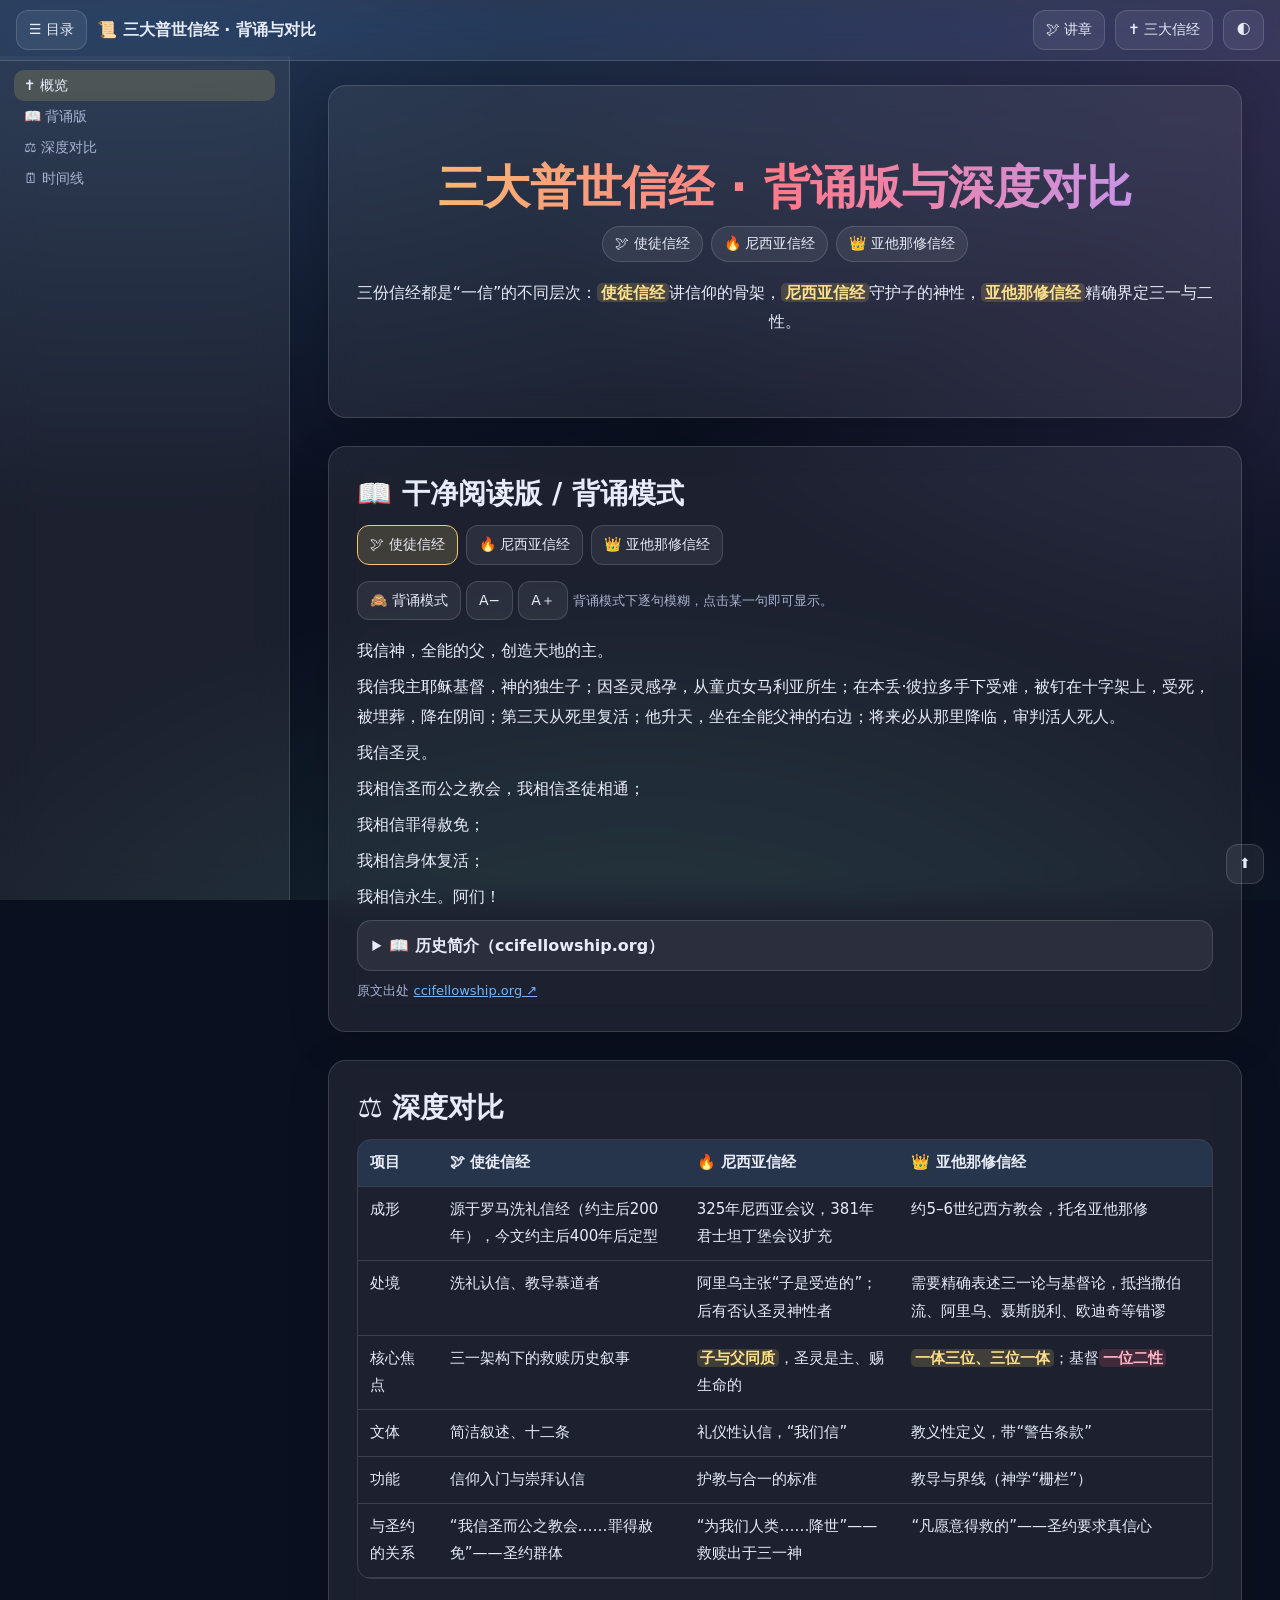
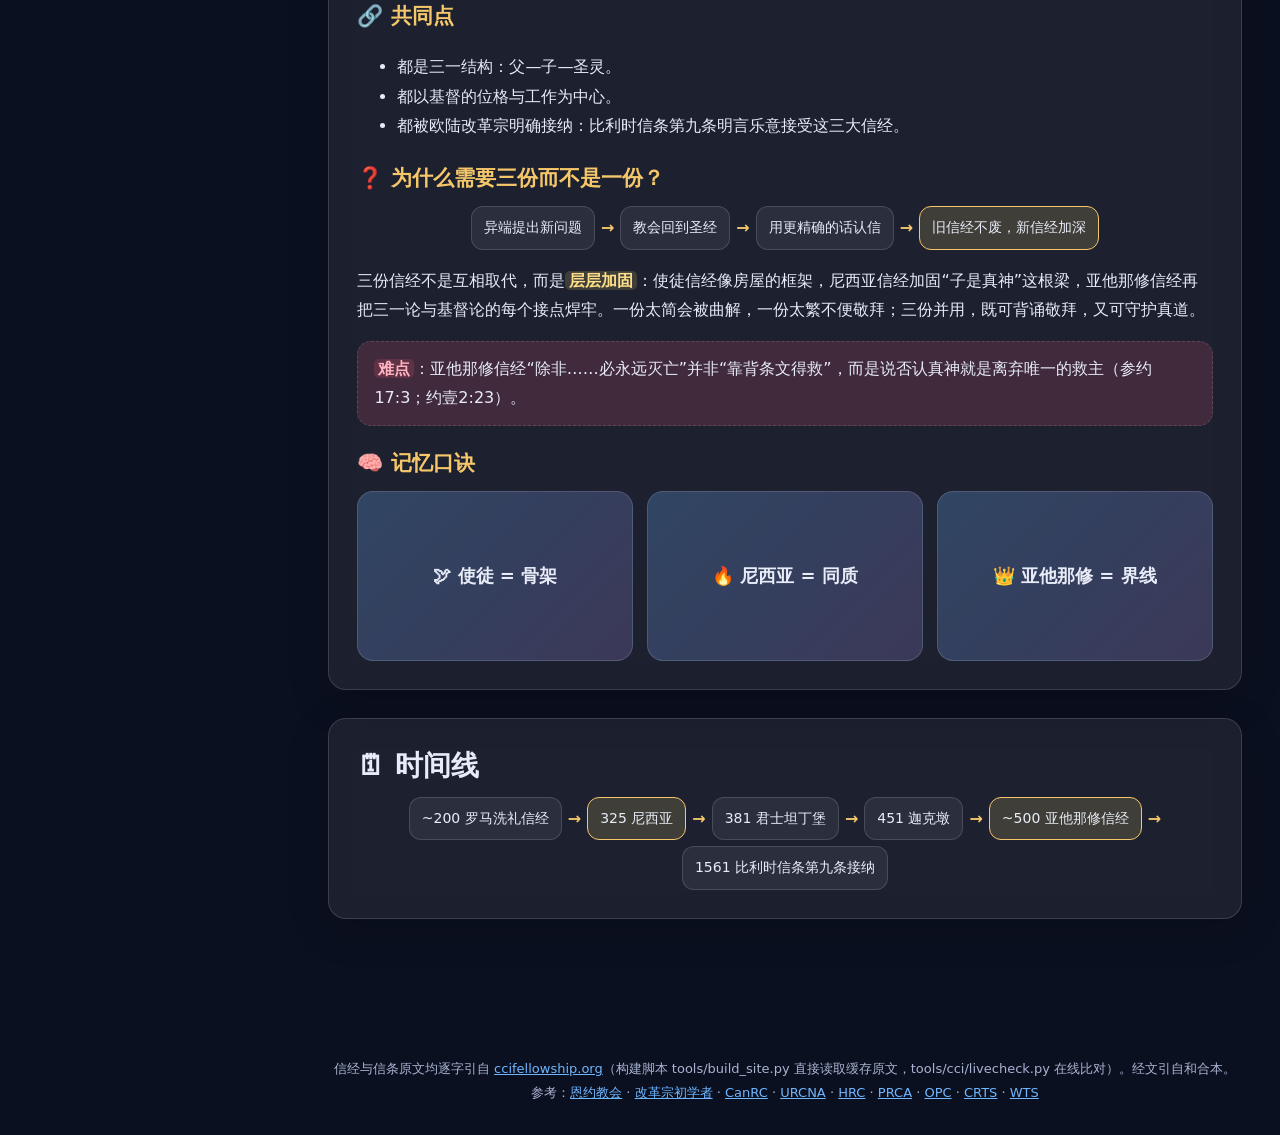
<file: creeds.html>
<!doctype html><html lang="zh-CN"><head><meta charset="utf-8">
<meta name="viewport" content="width=device-width,initial-scale=1"><title>三大普世信经 · 背诵与对比</title>
<meta name="description" content="欧陆改革宗讲章：创世记17章 · 海德堡要理问答主日27 · 主与我们建立爱的关系">
<link rel="stylesheet" href="assets/site.css"></head><body>
<div id="bar"></div>
<header class="top"><button class="btn" id="tocBtn" aria-label="显示或隐藏目录">☰ 目录</button>
<div class="t">📜 三大普世信经 · 背诵与对比</div>
<a class="btn" href="index.html">🕊 讲章</a><a class="btn" href="creeds.html">✝ 三大信经</a>
<button class="btn" id="themeBtn" aria-label="切换明暗主题">🌓</button></header>
<nav id="toc" aria-label="目录"><a href="#hero" class="">✝ 概览</a><a href="#read" class="">📖 背诵版</a><a href="#cmp" class="">⚖ 深度对比</a><a href="#time" class="">🗓 时间线</a></nav>
<main>
<section id="hero" class="card hero"><h1>三大普世信经 · 背诵版与深度对比</h1>
<div class="chips"><span class="chip">🕊 使徒信经</span><span class="chip">🔥 尼西亚信经</span><span class="chip">👑 亚他那修信经</span></div>
<p>三份信经都是“一信”的不同层次：<span class="key">使徒信经</span>讲信仰的骨架，<span class="key">尼西亚信经</span>守护子的神性，<span class="key">亚他那修信经</span>精确界定三一与二性。</p></section>

<section id="read" class="card"><h2>📖 干净阅读版 / 背诵模式</h2>
<div class="tabs"><button class="btn on" data-p="c-apos">🕊 使徒信经</button><button class="btn" data-p="c-nic">🔥 尼西亚信经</button><button class="btn" data-p="c-ath">👑 亚他那修信经</button></div>
<p><button class="btn" id="reciteBtn">🙈 背诵模式</button> <button class="btn" id="fMinus">A−</button> <button class="btn" id="fPlus">A＋</button>
<span style="font-size:13px;color:var(--mut)">背诵模式下逐句模糊，点击某一句即可显示。</span></p>
<div class="pane on" id="c-apos"><div class="creed"><p class="ln" data-src="creed:apos">我信神，全能的父，创造天地的主。</p><p class="ln" data-src="creed:apos">我信我主耶稣基督，神的独生子；因圣灵感孕，从童贞女马利亚所生；在本丢·彼拉多手下受难，被钉在十字架上，受死，被埋葬，降在阴间；第三天从死里复活；他升天，坐在全能父神的右边；将来必从那里降临，审判活人死人。</p><p class="ln" data-src="creed:apos">我信圣灵。</p><p class="ln" data-src="creed:apos">我相信圣而公之教会，我相信圣徒相通；</p><p class="ln" data-src="creed:apos">我相信罪得赦免；</p><p class="ln" data-src="creed:apos">我相信身体复活；</p><p class="ln" data-src="creed:apos">我相信永生。阿们！</p></div><details><summary>📖 历史简介（ccifellowship.org）</summary><p>这一信经被称为《使徒信经》，并不是因为它是使徒写的，而是因为它是对使徒教导所作的总结。它的阐述“简洁明了、层次优美、严肃庄重，适于敬拜”。今天的《使徒信经》是以公元400年左右罗马教会所使用的信经为基础的，而后者的启用可以再往前追溯二百年。它是当时罗马帝国中西方教会所用信经的典型代表。</p></details><div class="src" style="font-size:13px;color:var(--mut)">原文出处 <a href="https://ccifellowship.org/books/book-of-praise/creeds/apostles-creed" target="_blank" rel="noopener">ccifellowship.org ↗</a></div></div><div class="pane" id="c-nic"><div class="creed"><p class="ln" data-src="creed:nic">我们信独一的神，全能的父，创造天地及其中可见不可见之万物的主。</p><p class="ln" data-src="creed:nic">我们信独一主耶稣基督，神的独生子，在万世以前为父所生；出于神且是神，出于光且是光，出于真神且是真神；受生却非被造，与父同质；万物都是藉着他造的。</p><p class="ln" data-src="creed:nic">为了拯救我们，他从天上降世为人，即藉着从圣灵感孕的童女马利亚道成肉身。 他为了我们，在本丢·彼拉多手下被钉十字架；受难、被埋葬；照着圣经所说，他在第三天复活，并升天、坐在父的右边；将来必在荣耀中再来，审判活人死人；他的国没有穷尽。</p><p class="ln" data-src="creed:nic">我们信圣灵，赐生命的主，他从父和子而出，与父和子同受敬拜和尊崇；他曾藉众先知说话。</p><p class="ln" data-src="creed:nic">我们相信世上只有一个圣而公之使徒性教会；</p><p class="ln" data-src="creed:nic">我们承认印证了罪得赦免的独一洗礼；</p><p class="ln" data-src="creed:nic">我们盼望从死里复活，以及完全被更新的世界的到来。阿们！</p></div><details><summary>📖 历史简介（ccifellowship.org）</summary><p>《尼西亚信经》又称《尼西亚-君士坦丁堡信经》，它是早期基督教会的正统信仰告白，旨在驳斥某些异端，尤其是亚流主义。这些异端质疑神的三位一体，否定基督的神性，后来在尼西亚会议上（公元325年）受到了驳斥。但正式采纳《尼西亚信经》不是在尼西亚会议上，而是在后来的君士坦丁堡会议（公元381年）上。君士坦丁堡会议将尼西亚会议的各项简明决议合并到它的信经中，并扩充了有关圣灵的内容。《尼西亚信经》是当时罗马帝国中东方教会所用信经的典型代表。东西方教会都推崇这一信经，尽管双方在其中一点上有着重要的不同：西方教会在这信经中说“圣灵从父和子而出”，而东方教会至今都否认圣灵从子而出。</p></details><div class="src" style="font-size:13px;color:var(--mut)">原文出处 <a href="https://ccifellowship.org/books/book-of-praise/creeds/nicene-creed" target="_blank" rel="noopener">ccifellowship.org ↗</a></div></div><div class="pane" id="c-ath"><div class="creed"><p class="ln" data-src="creed:ath">1) 所有渴慕得救的人都必须持守大公信仰胜过其他一切。2) 人若不信此信仰中的任何一条，都必永远沉沦。</p><p class="ln" data-src="creed:ath">3) 大公信仰是，我们敬拜一体三位又三位一体的神，4) 其位格不紊，其本质不分，5) 因为父是一位，子是一位，圣灵又是一位；6) 但父、子、圣灵同是一位神，三个位格同荣耀，其威严也同永恒。</p><p class="ln" data-src="creed:ath">7) 父如何，子就如何，圣灵也如何。8) 父非受造，子非受造，圣灵也非受造。9) 父无限，子无限，圣灵也无限。10) 父永恒，子永恒，圣灵也永恒。11) 父、子、圣灵非三位永恒者，乃一位永恒者；12) 非三位非受造者，乃一位非受造者；非三位无限者，乃一位无限者。13) 同样，父全能，子全能，圣灵也全能；14) 父、子、圣灵非三位全能者，乃一位全能者。</p><p class="ln" data-src="creed:ath">15) 因此，父是神，子是神，圣灵也是神；16) 但父、子、圣灵非三位神，乃一位神。17) 因此，父是主，子是主，圣灵也是主；18) 但父、子、圣灵非三位主，乃一位主。19) 正如按照基督教真理我们必须承认每一位都既是神又是主一样，20) 按照大公信仰，我们不可说他们是三位神、三位主。</p><p class="ln" data-src="creed:ath">21) 父是自有的，既非受造，也非受生。22) 子独出于父，非受造，乃是受生。23) 圣灵从父和子而出，非受造，也非受生。24) 因此，只有一位父，非三位父；只有一位子，非三位子；只有一位圣灵，非三位圣灵。25) 父、子、圣灵无先后、无尊卑，26) 同永恒，是平等的三个位格。27) 因此如前所述，在凡事上，一体三位又三位一体的神须同受敬拜。28) 渴慕得救的人必须如此思想三位一体的神。</p><p class="ln" data-src="creed:ath">29) 同时，要得永远的救赎，就须信道成肉身的主耶稣基督。30) 纯正的信仰就是我们相信并宣告我们的主耶稣基督，神的独生子，既是神又是人。</p><p class="ln" data-src="creed:ath">31) 他是神，与父同质，受生于未有世界以先；他又是人，与其母同质，生于这世界。32) 他既是完全的神，又是具有人的灵魂和肉体的完全的人；33) 以其神性，他与父同等，以其人性，他低于父。</p><p class="ln" data-src="creed:ath">34) 尽管既是神又是人，基督仍是一位，而非两位。35) 他是一位，并非因他的神性变为人性，乃是在神性中取了人性；36) 他是一位，并非因两质相混，乃是因神人二性合于一个位格。</p><p class="ln" data-src="creed:ath">37) 正如人是灵与肉的合一体一样，基督是神与人的合一体。</p><p class="ln" data-src="creed:ath">38) 基督为救我们而受难，降在阴间，又从死里复活，39) 升天，坐在父的右边，将来必从那里降临，审判活人死人；40) 他降临时，所有死人都必身体复活，供认所行的一切事；41) 行善者必得永生，作恶者必入永火。</p><p class="ln" data-src="creed:ath">42) 这是大公信仰。人若非坚定不移地相信，就不能得救。阿们!</p></div><details><summary>📖 历史简介（ccifellowship.org）</summary><p>《亚他那修信经》是以亚他那修（公元293-373年）的名字命名的，他以正统教义驳回了亚流对三位一体教义的攻击。虽然亚他那修不是该信经的作者，以他的名字命名其实并不合适，但这一名字还是被保留了下来，因为17世纪以前，人们普遍认为这是他写的。这一信经又称“Quicunque”，它是原拉丁文版信经的第一个词。撇开信经的开头和结尾，《亚他那修信经》可以分为两个部分：第一部分包括第3-28点，它阐述的是三位一体的正统教义，第二部分包括第29-43点，它阐述了有关基督的教义，尤其是基督的神人二性。信经的第二部分是以奥古斯丁（公元354-430年）的教导为基础的。《亚他那修信经》最早出现于6世纪上半叶，作者不祥。它源于西方教会，东正教对它并不认可。</p></details><div class="src" style="font-size:13px;color:var(--mut)">原文出处 <a href="https://ccifellowship.org/books/book-of-praise/creeds/athanasian-creed" target="_blank" rel="noopener">ccifellowship.org ↗</a></div></div></section>

<section id="cmp" class="card"><h2>⚖ 深度对比</h2><div class="tw"><table>
<tr><th>项目</th><th>🕊 使徒信经</th><th>🔥 尼西亚信经</th><th>👑 亚他那修信经</th></tr>
<tr><td>成形</td><td>源于罗马洗礼信经（约主后200年），今文约主后400年后定型</td><td>325年尼西亚会议，381年君士坦丁堡会议扩充</td><td>约5–6世纪西方教会，托名亚他那修</td></tr>
<tr><td>处境</td><td>洗礼认信、教导慕道者</td><td>阿里乌主张“子是受造的”；后有否认圣灵神性者</td><td>需要精确表述三一论与基督论，抵挡撒伯流、阿里乌、聂斯脱利、欧迪奇等错谬</td></tr>
<tr><td>核心焦点</td><td>三一架构下的救赎历史叙事</td><td><span class="key">子与父同质</span>，圣灵是主、赐生命的</td><td><span class="key">一体三位、三位一体</span>；基督<span class="hard">一位二性</span></td></tr>
<tr><td>文体</td><td>简洁叙述、十二条</td><td>礼仪性认信，“我们信”</td><td>教义性定义，带“警告条款”</td></tr>
<tr><td>功能</td><td>信仰入门与崇拜认信</td><td>护教与合一的标准</td><td>教导与界线（神学“栅栏”）</td></tr>
<tr><td>与圣约的关系</td><td>“我信圣而公之教会……罪得赦免”——圣约群体</td><td>“为我们人类……降世”——救赎出于三一神</td><td>“凡愿意得救的”——圣约要求真信心</td></tr>
</table></div>
<h3>🔗 共同点</h3><ul><li>都是三一结构：父—子—圣灵。</li><li>都以基督的位格与工作为中心。</li><li>都被欧陆改革宗明确接纳：比利时信条第九条明言乐意接受这三大信经。</li></ul>
<h3>❓ 为什么需要三份而不是一份？</h3>
<div class="flow"><span class="n">异端提出新问题</span><span class="a">→</span><span class="n">教会回到圣经</span><span class="a">→</span><span class="n">用更精确的话认信</span><span class="a">→</span><span class="n hl">旧信经不废，新信经加深</span></div>
<p>三份信经不是互相取代，而是<span class="key">层层加固</span>：使徒信经像房屋的框架，尼西亚信经加固“子是真神”这根梁，亚他那修信经再把三一论与基督论的每个接点焊牢。一份太简会被曲解，一份太繁不便敬拜；三份并用，既可背诵敬拜，又可守护真道。</p>
<div class="box h"><b class="hard">难点</b>：亚他那修信经“除非……必永远灭亡”并非“靠背条文得救”，而是说否认真神就是离弃唯一的救主（参约17:3；约壹2:23）。</div>
<h3>🧠 记忆口诀</h3><div class="grid">
<div class="fc"><div class="in"><div class="f">🕊 使徒 = 骨架</div><div class="b">父创造 · 子救赎 · 灵成圣 · 教会与永生</div></div></div>
<div class="fc"><div class="in"><div class="f">🔥 尼西亚 = 同质</div><div class="b">出于真神而为真神；受生而非被造；与父一体</div></div></div>
<div class="fc"><div class="in"><div class="f">👑 亚他那修 = 界线</div><div class="b">不混淆位格，不分割本质；一位基督，二性不混</div></div></div></div></section>

<section id="time" class="card"><h2>🗓 时间线</h2><div class="flow">
<span class="n">~200 罗马洗礼信经</span><span class="a">→</span><span class="n hl">325 尼西亚</span><span class="a">→</span><span class="n">381 君士坦丁堡</span><span class="a">→</span><span class="n">451 迦克墩</span><span class="a">→</span><span class="n hl">~500 亚他那修信经</span><span class="a">→</span><span class="n">1561 比利时信条第九条接纳</span></div></section>
</main>
<footer>信经与信条原文均逐字引自 <a href="https://ccifellowship.org" target="_blank" rel="noopener">ccifellowship.org</a>（构建脚本 tools/build_site.py 直接读取缓存原文，tools/cci/livecheck.py 在线比对）。经文引自和合本。<br>
参考：<a href="https://www.ccreformed.org">恩约教会</a> · <a href="https://www.reformedbeginner.net">改革宗初学者</a> · <a href="https://canrc.org">CanRC</a> · <a href="https://www.urcna.org">URCNA</a> · <a href="https://heritagereformed.com">HRC</a> · <a href="https://www.prca.org">PRCA</a> · <a href="https://opc.org">OPC</a> · <a href="https://canadianreformedseminary.ca">CRTS</a> · <a href="https://www.wts.edu">WTS</a></footer>
<a href="#" id="totop" class="btn" aria-label="回到顶部">⬆</a>
<script src="assets/site.js"></script></body></html>
</file>
<file: assets/site.css>
:root{--bg:#0b1020;--bg2:#141b34;--fg:#e8ecf8;--mut:#a9b3d1;--glass:rgba(255,255,255,.07);--bd:rgba(255,255,255,.14);--gold:#f5c76a;--red:#ff7a8a;--blue:#6fb6ff;--green:#5fe0a8;--violet:#b99bff;--key:#ffe08a;--keybg:rgba(255,214,102,.16);--hard:#ffb3c0;--hardbg:rgba(255,94,122,.16);--r:18px;--toc:290px}
[data-theme=light]{--bg:#f3f5fb;--bg2:#e4e9f7;--fg:#1b2240;--mut:#56608a;--glass:rgba(255,255,255,.65);--bd:rgba(30,40,90,.14);--gold:#a86b00;--red:#c2264a;--blue:#1f64c8;--green:#0b8a5b;--violet:#6a3fd1;--key:#7a4f00;--keybg:rgba(255,196,0,.22);--hard:#a3123a;--hardbg:rgba(255,80,110,.14)}
*{box-sizing:border-box}html{scroll-behavior:smooth;scroll-padding-top:70px}
body{margin:0;font:16px/1.85 "PingFang SC","Microsoft YaHei","Noto Sans SC",system-ui,sans-serif;color:var(--fg);background:radial-gradient(1200px 600px at 10% -10%,rgba(111,182,255,.25),transparent),radial-gradient(900px 600px at 110% 10%,rgba(185,155,255,.22),transparent),radial-gradient(800px 500px at 50% 120%,rgba(95,224,168,.15),transparent),var(--bg);background-attachment:fixed;overflow-x:hidden}
a{color:var(--blue)}sup{font-size:.65em;color:var(--mut)}
#bar{position:fixed;top:0;left:0;height:3px;width:0;z-index:99;background:linear-gradient(90deg,var(--blue),var(--violet),var(--gold))}
header.top{position:sticky;top:0;z-index:50;display:flex;align-items:center;gap:10px;padding:10px 16px;background:var(--glass);backdrop-filter:blur(16px) saturate(1.4);-webkit-backdrop-filter:blur(16px) saturate(1.4);border-bottom:1px solid var(--bd)}
header.top .t{font-weight:700;flex:1;min-width:0;white-space:nowrap;overflow:hidden;text-overflow:ellipsis}
.btn{cursor:pointer;border:1px solid var(--bd);background:var(--glass);color:var(--fg);border-radius:12px;padding:6px 12px;font:inherit;font-size:14px;transition:.2s;text-decoration:none;white-space:nowrap}
.btn:hover{transform:translateY(-1px);border-color:var(--blue)}
nav#toc{position:fixed;top:56px;bottom:0;left:0;width:var(--toc);overflow:auto;padding:14px;background:var(--glass);backdrop-filter:blur(18px);-webkit-backdrop-filter:blur(18px);border-right:1px solid var(--bd);transition:transform .3s;z-index:40}
nav#toc a{display:block;padding:5px 10px;border-radius:10px;color:var(--mut);text-decoration:none;font-size:14px;line-height:1.5}
nav#toc a.sub{padding-left:24px;font-size:13px}nav#toc a.on{background:var(--keybg);color:var(--fg)}
body.toc-off nav#toc{transform:translateX(-105%)}
main{margin-left:var(--toc);padding:24px clamp(12px,3vw,40px) 80px;transition:margin .3s;max-width:100%}
body.toc-off main{margin-left:0}
@media(max-width:960px){main{margin-left:0}nav#toc{transform:translateX(-105%);width:min(86vw,320px)}body.toc-open nav#toc{transform:none}}
section{margin:0 0 28px}
.card{background:var(--glass);border:1px solid var(--bd);border-radius:var(--r);padding:clamp(14px,2.5vw,28px);backdrop-filter:blur(14px);-webkit-backdrop-filter:blur(14px);box-shadow:0 10px 40px rgba(0,0,0,.18);animation:up .6s both}
@keyframes up{from{opacity:0;transform:translateY(14px)}to{opacity:1;transform:none}}
h1{font-size:clamp(26px,5vw,46px);line-height:1.25;margin:.2em 0;background:linear-gradient(90deg,var(--gold),var(--red),var(--violet));-webkit-background-clip:text;background-clip:text;color:transparent}
h2{font-size:clamp(20px,3vw,28px);margin:0 0 12px;line-height:1.35}h3{font-size:clamp(17px,2.2vw,21px);margin:18px 0 8px;color:var(--gold)}
.hero{text-align:center;padding:clamp(24px,6vw,64px) 16px}
.chips{display:flex;flex-wrap:wrap;gap:8px;justify-content:center}.chip{padding:4px 12px;border-radius:99px;border:1px solid var(--bd);background:var(--glass);font-size:14px}
.grid{display:grid;gap:14px;grid-template-columns:repeat(auto-fit,minmax(min(100%,240px),1fr))}
.p1{--c:var(--blue)}.p2{--c:var(--red)}.p3{--c:var(--green)}.p4{--c:var(--violet)}
.pt{border-left:5px solid var(--c)}.pt h2{color:var(--c)}
.num{display:inline-grid;place-items:center;width:2em;height:2em;border-radius:50%;background:var(--c,var(--blue));color:#fff;font-weight:700;margin-right:8px}
.key{background:var(--keybg);color:var(--key);padding:0 .25em;border-radius:5px;font-weight:600}
.hard{background:var(--hardbg);color:var(--hard);padding:0 .25em;border-radius:5px;font-weight:600}
.box{border-radius:14px;padding:12px 16px;margin:10px 0;border:1px dashed var(--bd)}
.box.k{background:var(--keybg)}.box.h{background:var(--hardbg)}
.cq{margin:12px 0;padding:14px 16px;border-radius:14px;background:linear-gradient(135deg,rgba(245,199,106,.12),rgba(185,155,255,.10));border:1px solid var(--bd);border-left:4px solid var(--gold)}
.cq .src{font-size:13px;color:var(--mut);margin-top:6px}.cq .qq{font-weight:700;color:var(--gold)}
.bible{font-family:"Kaiti SC","STKaiti","KaiTi",serif;font-size:1.06em;color:var(--fg);background:rgba(111,182,255,.10);border-left:4px solid var(--blue);padding:10px 14px;border-radius:12px;margin:10px 0}
.tw{overflow-x:auto;-webkit-overflow-scrolling:touch;margin:10px 0;border-radius:14px;border:1px solid var(--bd)}
table{border-collapse:collapse;width:100%;min-width:520px;font-size:15px}th,td{padding:9px 12px;border-bottom:1px solid var(--bd);text-align:left;vertical-align:top}
th{background:rgba(111,182,255,.14);white-space:nowrap}tr:hover td{background:rgba(255,255,255,.04)}
svg{max-width:100%;height:auto;display:block;margin:auto}
.route{stroke-dasharray:8 6;animation:dash 2.5s linear infinite}@keyframes dash{to{stroke-dashoffset:-56}}
.flow{display:flex;flex-wrap:wrap;gap:6px;align-items:center;justify-content:center}
.flow .n{padding:8px 12px;border-radius:12px;background:var(--glass);border:1px solid var(--bd);font-size:14px;text-align:center}
.flow .a{color:var(--gold);font-weight:700}.flow .n.hl{background:var(--keybg);border-color:var(--gold)}
.loop{position:relative;padding:16px;border-radius:var(--r);border:1px solid var(--bd);background:var(--glass)}
.loop ol{counter-reset:s;list-style:none;padding:0;margin:0;display:grid;gap:6px}
.loop li{padding:6px 10px 6px 38px;position:relative;border-radius:10px;background:rgba(255,255,255,.05)}
.loop li::before{counter-increment:s;content:counter(s);position:absolute;left:8px;top:6px;width:22px;height:22px;border-radius:50%;background:var(--c,var(--blue));color:#fff;display:grid;place-items:center;font-size:12px}
.loop .back{text-align:center;color:var(--gold);font-weight:700;margin-top:6px;animation:spin 6s linear infinite;display:inline-block}
@keyframes spin{50%{transform:scale(1.15)}}
details{border:1px solid var(--bd);border-radius:14px;padding:10px 14px;margin:8px 0;background:var(--glass)}
summary{cursor:pointer;font-weight:600}details[open] summary{color:var(--gold);margin-bottom:6px}
.fc{perspective:900px;height:170px;cursor:pointer}.fc .in{position:relative;width:100%;height:100%;transition:transform .6s;transform-style:preserve-3d}
.fc.flip .in{transform:rotateY(180deg)}.fc .f,.fc .b{position:absolute;inset:0;backface-visibility:hidden;-webkit-backface-visibility:hidden;border-radius:16px;padding:14px;display:flex;align-items:center;justify-content:center;text-align:center;border:1px solid var(--bd);overflow:auto}
.fc .f{background:linear-gradient(135deg,rgba(111,182,255,.25),rgba(185,155,255,.2));font-weight:700;font-size:18px}
.fc .b{background:linear-gradient(135deg,rgba(245,199,106,.22),rgba(95,224,168,.18));transform:rotateY(180deg);font-size:14px}
.legend{display:flex;flex-wrap:wrap;gap:10px;font-size:14px}
.creed p{margin:.4em 0}.creed .ln{transition:filter .3s;cursor:pointer;border-radius:6px}
body.recite .creed .ln{filter:blur(6px)}body.recite .creed .ln.show{filter:none}
.tabs{display:flex;flex-wrap:wrap;gap:8px;margin-bottom:12px}.tabs .btn.on{background:var(--keybg);border-color:var(--gold)}
.pane{display:none}.pane.on{display:block}
#totop{position:fixed;right:16px;bottom:16px;z-index:60}
footer{text-align:center;color:var(--mut);font-size:13px;padding:30px 10px;margin-left:var(--toc)}body.toc-off footer{margin-left:0}@media(max-width:960px){footer{margin-left:0}}
@media(prefers-reduced-motion:reduce){*{animation:none!important;transition:none!important;scroll-behavior:auto!important}}
header.top{flex-wrap:wrap;max-width:100vw}main,section,.card{min-width:0}
@media(max-width:600px){header.top{gap:6px;padding:8px 10px}header.top .t{flex-basis:100%;order:-1;font-size:14px}.btn{padding:5px 9px;font-size:13px}nav#toc{top:92px}}
</file>
